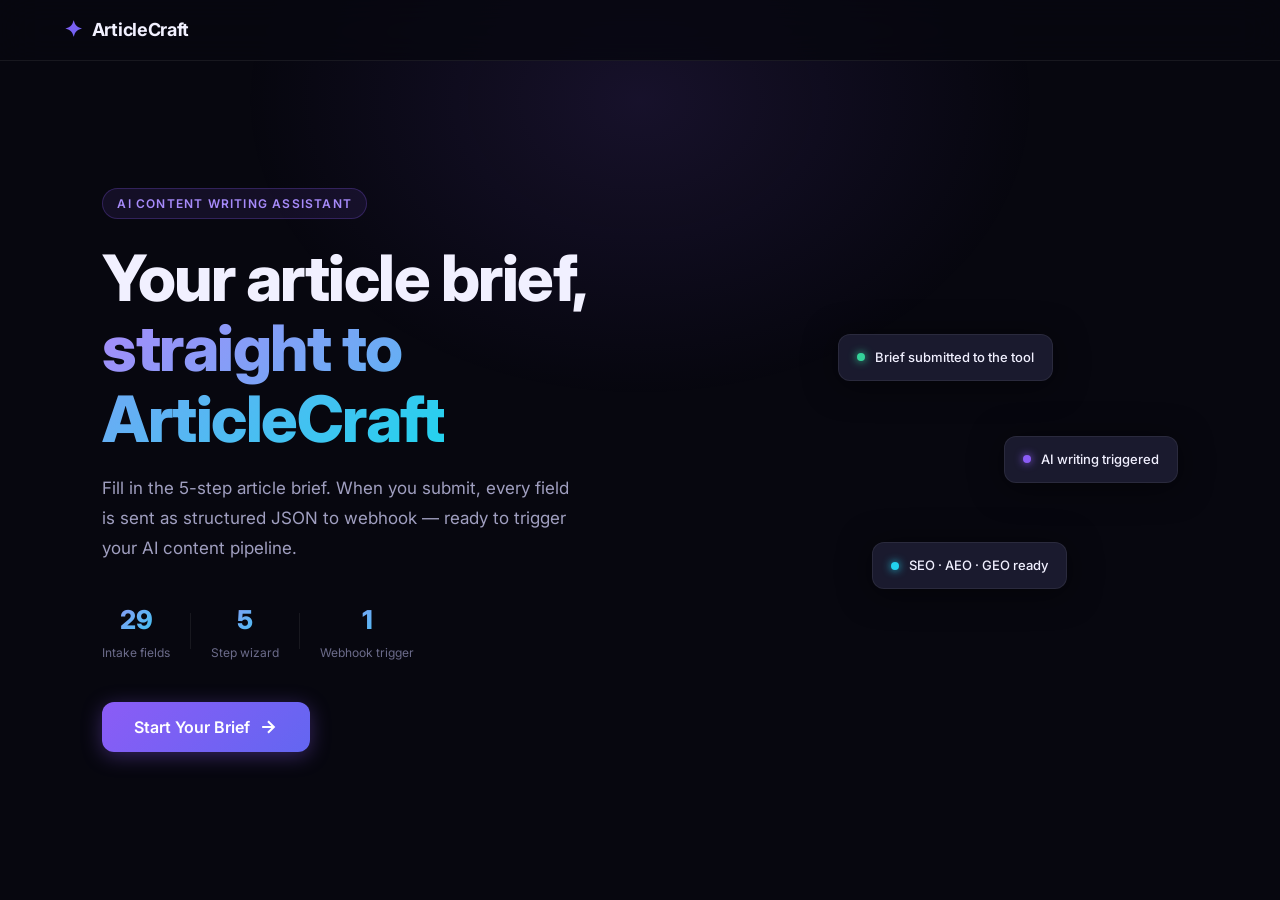
<file: index.html>
<!DOCTYPE html>
<html lang="en">

<head>
  <meta charset="UTF-8" />
  <meta name="viewport" content="width=device-width, initial-scale=1.0" />
  <title>ArticleCraft — Content Brief</title>
  <meta name="description" content="Fill in your article brief and send it straight to your n8n automation pipeline." />
  <link rel="preconnect" href="https://fonts.googleapis.com" />
  <link rel="preconnect" href="https://fonts.gstatic.com" crossorigin />
  <link
    href="https://fonts.googleapis.com/css2?family=Inter:wght@300;400;500;600;700;800&family=JetBrains+Mono:wght@400;500&display=swap"
    rel="stylesheet" />
  <link rel="stylesheet" href="style.css" />
  <style>
    .webhook-row {
      display: flex;
      gap: 10px;
      align-items: center;
    }

    .webhook-row .form-input {
      flex: 1;
      font-family: 'JetBrains Mono', monospace;
      font-size: 12.5px;
    }

    .char-counter {
      font-size: 11px;
      color: var(--text-3);
      text-align: right;
      margin-top: 4px;
    }

    .char-counter.warn {
      color: #f59e0b;
    }

    .char-counter.over {
      color: #ef4444;
    }

    .conditional-panel {
      margin-top: 12px;
      padding: 16px;
      background: rgba(139, 92, 246, 0.05);
      border: 1px solid rgba(139, 92, 246, 0.2);
      border-radius: var(--radius-sm);
      display: none;
    }

    .conditional-panel.visible {
      display: block;
    }

    .review-grid {
      display: grid;
      grid-template-columns: 1fr 1fr;
      gap: 10px;
      margin-bottom: 24px;
    }

    @media(max-width:560px) {
      .review-grid {
        grid-template-columns: 1fr;
      }
    }

    .review-item {
      background: var(--surface);
      border: 1px solid var(--border);
      border-radius: var(--radius-sm);
      padding: 12px 14px;
    }

    .review-label {
      font-size: 11px;
      font-weight: 600;
      letter-spacing: .07em;
      text-transform: uppercase;
      color: var(--text-3);
      margin-bottom: 4px;
    }

    .review-value {
      font-size: 13px;
      color: var(--text);
      word-break: break-word;
    }

    .review-value.empty {
      color: var(--text-3);
      font-style: italic;
    }

    .success-section {
      min-height: 100vh;
      display: flex;
      align-items: center;
      justify-content: center;
      padding: 100px 16px 60px;
    }

    .success-card {
      background: var(--surface);
      border: 1px solid var(--border);
      border-radius: var(--radius);
      padding: 48px 40px;
      max-width: 560px;
      width: 100%;
      text-align: center;
      box-shadow: var(--shadow);
    }

    .success-icon {
      width: 64px;
      height: 64px;
      background: rgba(52, 211, 153, 0.12);
      border: 1px solid rgba(52, 211, 153, 0.3);
      border-radius: 50%;
      display: flex;
      align-items: center;
      justify-content: center;
      margin: 0 auto 24px;
      font-size: 28px;
    }

    .success-card h2 {
      font-size: 26px;
      font-weight: 800;
      letter-spacing: -.5px;
      margin-bottom: 12px;
    }

    .success-card p {
      font-size: 14px;
      color: var(--text-2);
      line-height: 1.75;
      margin-bottom: 8px;
    }

    .success-detail {
      background: var(--bg-2);
      border: 1px solid var(--border);
      border-radius: var(--radius-sm);
      padding: 12px 16px;
      margin: 20px 0;
      font-size: 12.5px;
      color: var(--text-3);
      font-family: 'JetBrains Mono', monospace;
      text-align: left;
      word-break: break-all;
    }

    .success-actions {
      display: flex;
      gap: 12px;
      justify-content: center;
      margin-top: 28px;
      flex-wrap: wrap;
    }

    .error-banner {
      background: rgba(239, 68, 68, 0.1);
      border: 1px solid rgba(239, 68, 68, 0.35);
      border-radius: var(--radius-sm);
      padding: 12px 16px;
      font-size: 13px;
      color: #fca5a5;
      margin-bottom: 20px;
      display: none;
    }

    .error-banner.visible {
      display: block;
    }

    .req {
      color: #f87171;
      margin-left: 2px;
    }

    .btn-submit {
      width: 100%;
      padding: 14px;
      font-size: 15px;
      border-radius: var(--radius-sm);
      justify-content: center;
    }
  </style>
</head>

<body>

  <!-- ── HEADER ── -->
  <header class="site-header">
    <div class="header-inner">
      <div class="logo">
        <span class="logo-icon">✦</span>
        <span class="logo-text">ArticleCraft</span>
      </div>
    </div>
  </header>

  <!-- ── HERO ── -->
  <section class="hero" id="hero-section">
    <div class="hero-glow"></div>
    <div class="hero-content">
      <div class="hero-eyebrow">AI Content Writing Assistant</div>
      <h1 class="hero-title">Your article brief,<br /><span class="gradient-text">straight to ArticleCraft</span></h1>
      <p class="hero-subtitle">Fill in the 5-step article brief. When you submit, every field is sent as structured JSON
        to webhook — ready to trigger your AI content pipeline.</p>
      <div class="hero-stats">
        <div class="stat"><span class="stat-num">29</span><span class="stat-label">Intake fields</span></div>
        <div class="stat-div"></div>
        <div class="stat"><span class="stat-num">5</span><span class="stat-label">Step wizard</span></div>
        <div class="stat-div"></div>
        <div class="stat"><span class="stat-num">1</span><span class="stat-label">Webhook trigger</span></div>
      </div>
      <button class="btn-primary btn-xl" id="start-btn">
        Start Your Brief
        <svg width="20" height="20" viewBox="0 0 24 24" fill="none" stroke="currentColor" stroke-width="2.5">
          <path d="M5 12h14M12 5l7 7-7 7" />
        </svg>
      </button>
    </div>
    <div class="hero-visual">
      <div class="card-float card-float-1">
        <div class="cf-dot cf-dot-green"></div><span>Brief submitted to the tool</span>
      </div>
      <div class="card-float card-float-2">
        <div class="cf-dot cf-dot-purple"></div><span>AI writing triggered</span>
      </div>
      <div class="card-float card-float-3">
        <div class="cf-dot cf-dot-blue"></div><span>SEO · AEO · GEO ready</span>
      </div>
    </div>
  </section>

  <!-- ── WIZARD ── -->
  <main class="wizard-wrapper" id="wizard-wrapper" style="display:none;">

    <div class="progress-header">
      <div class="progress-steps" id="progress-steps"></div>
      <div class="progress-track">
        <div class="progress-fill" id="progress-fill"></div>
      </div>
    </div>

    <div class="wizard-body">

      <!-- STEP 1 -->
      <div class="step-panel" id="step-1">
        <h2 class="step-title">Article Brief</h2>
        <p class="step-desc">Tell me what this article is about, who it's for, and the type of content you need.</p>
        <div class="form-grid">
          <div class="form-group">
            <label class="form-label"><span class="label-num">1</span> Topic / Working Title <span
                class="req">*</span></label>
            <input type="text" class="form-input" id="f-topic"
              placeholder="e.g. The Best Hotels in Bali for Couples in 2026" />
          </div>
          <div class="form-grid-2">
            <div class="form-group">
              <label class="form-label"><span class="label-num">2</span> Primary Keyword <span
                  class="req">*</span></label>
              <input type="text" class="form-input" id="f-primary-keyword" placeholder="e.g. best hotels in bali" />
            </div>
            <div class="form-group">
              <label class="form-label"><span class="label-num">7</span> Target Word Count</label>
              <input type="text" class="form-input" id="f-word-count" placeholder="e.g. 2000 (leave blank = auto)" />
            </div>
          </div>
          <div class="form-group">
            <label class="form-label"><span class="label-num">3</span> Secondary Keywords / LSI Terms</label>
            <textarea class="form-textarea" id="f-secondary-keywords"
              placeholder="e.g. luxury resorts bali, where to stay in bali, bali accommodation guide"></textarea>
            <span class="form-hint">Comma-separated variations and supporting keywords to weave in.</span>
          </div>
          <div class="form-group">
            <label class="form-label"><span class="label-num">4</span> Target Audience</label>
            <textarea class="form-textarea" id="f-audience" rows="2"
              placeholder="e.g. Couples planning a honeymoon in Bali, budget: mid-range to luxury"></textarea>
          </div>
          <div class="form-group">
            <label class="form-label"><span class="label-num">5</span> Search Intent</label>
            <div class="radio-group" id="rg-intent">
              <label class="check-row" data-group="intent" data-value="informational"><input type="radio" name="intent"
                  value="informational" /><span class="radio-box"></span>Informational — learn something</label>
              <label class="check-row" data-group="intent" data-value="navigational"><input type="radio" name="intent"
                  value="navigational" /><span class="radio-box"></span>Navigational — find a specific thing</label>
              <label class="check-row" data-group="intent" data-value="commercial"><input type="radio" name="intent"
                  value="commercial" /><span class="radio-box"></span>Commercial — compare options before buying</label>
              <label class="check-row" data-group="intent" data-value="transactional"><input type="radio" name="intent"
                  value="transactional" /><span class="radio-box"></span>Transactional — ready to buy / book now</label>
            </div>
          </div>
          <div class="form-group">
            <label class="form-label"><span class="label-num">6</span> Article Type</label>
            <div class="radio-group" id="rg-article-type">
              <label class="check-row" data-group="article-type" data-value="pillar"><input type="radio"
                  name="article-type" value="pillar" /><span class="radio-box"></span>Pillar / Flagship — comprehensive,
                2000+ words</label>
              <label class="check-row" data-group="article-type" data-value="cluster"><input type="radio"
                  name="article-type" value="cluster" /><span class="radio-box"></span>Cluster / Supporting — focused
                subtopic, 800–1500 words</label>
              <label class="check-row" data-group="article-type" data-value="product"><input type="radio"
                  name="article-type" value="product" /><span class="radio-box"></span>Product or Service Page</label>
              <label class="check-row" data-group="article-type" data-value="listicle"><input type="radio"
                  name="article-type" value="listicle" /><span class="radio-box"></span>Listicle — "Top 10 / Best X for
                Y"</label>
              <label class="check-row" data-group="article-type" data-value="how-to"><input type="radio"
                  name="article-type" value="how-to" /><span class="radio-box"></span>How-To Guide</label>
              <label class="check-row" data-group="article-type" data-value="comparison"><input type="radio"
                  name="article-type" value="comparison" /><span class="radio-box"></span>Comparison — "X vs Y"</label>
              <label class="check-row" data-group="article-type" data-value="local-seo"><input type="radio"
                  name="article-type" value="local-seo" /><span class="radio-box"></span>Local SEO — city /
                region-specific</label>
            </div>
          </div>
        </div>
      </div>

      <!-- STEP 2 -->
      <div class="step-panel" id="step-2">
        <h2 class="step-title">Brand &amp; Tone</h2>
        <p class="step-desc">Define the voice, style, and brand context for this article.</p>
        <div class="form-grid">
          <div class="form-grid-2">
            <div class="form-group">
              <label class="form-label"><span class="label-num">8</span> Brand / Website Name</label>
              <input type="text" class="form-input" id="f-brand-name" placeholder="e.g. Wanderlust Hotels" />
            </div>
            <div class="form-group">
              <label class="form-label"><span class="label-num">9</span> Website URL</label>
              <input type="url" class="form-input" id="f-website-url" placeholder="https://yourbrand.com" />
            </div>
          </div>
          <div class="form-group">
            <label class="form-label"><span class="label-num">10</span> Brand Voice — select all that apply</label>
            <div class="tag-group" id="tg-voice">
              <span class="tag-chip" data-value="authoritative">Authoritative &amp; Expert</span>
              <span class="tag-chip" data-value="friendly">Friendly &amp; Conversational</span>
              <span class="tag-chip" data-value="professional">Professional &amp; Formal</span>
              <span class="tag-chip" data-value="casual">Casual &amp; Approachable</span>
              <span class="tag-chip" data-value="bold">Bold &amp; Direct</span>
              <span class="tag-chip" data-value="empathetic">Empathetic &amp; Supportive</span>
              <span class="tag-chip" data-value="inspirational">Inspirational</span>
            </div>
          </div>
          <div class="form-grid-2">
            <div class="form-group">
              <label class="form-label"><span class="label-num">11</span> Words / Phrases to Always Use</label>
              <textarea class="form-textarea" id="f-always-use" rows="3"
                placeholder="Brand-specific terms, product names, preferred language..."></textarea>
            </div>
            <div class="form-group">
              <label class="form-label"><span class="label-num">12</span> Words / Phrases to Never Use</label>
              <textarea class="form-textarea" id="f-never-use" rows="3"
                placeholder="Competitor names, off-brand terms, avoided language..."></textarea>
            </div>
          </div>
          <div class="form-group">
            <label class="form-label"><span class="label-num">13</span> Point of View</label>
            <div class="radio-group" id="rg-pov">
              <label class="check-row" data-group="pov" data-value="first-singular"><input type="radio" name="pov"
                  value="first-singular" /><span class="radio-box"></span>First person singular — "I visited, I
                recommend"</label>
              <label class="check-row" data-group="pov" data-value="first-plural"><input type="radio" name="pov"
                  value="first-plural" /><span class="radio-box"></span>First person plural — "We offer, our
                team"</label>
              <label class="check-row" data-group="pov" data-value="second"><input type="radio" name="pov"
                  value="second" /><span class="radio-box"></span>Second person — "You will find, your next
                step"</label>
              <label class="check-row" data-group="pov" data-value="third"><input type="radio" name="pov"
                  value="third" /><span class="radio-box"></span>Third person — "Travelers can expect, guests will
                find"</label>
            </div>
          </div>
        </div>
      </div>

      <!-- STEP 3 -->
      <div class="step-panel" id="step-3">
        <h2 class="step-title">SEO &amp; Linking</h2>
        <p class="step-desc">Provide any SEO metadata, linking context, and competitor references you want the article
          to target.</p>
        <div class="form-grid">
          <div class="form-grid-2">
            <div class="form-group">
              <label class="form-label"><span class="label-num">14</span> Target URL / Slug</label>
              <input type="text" class="form-input" id="f-url-slug" placeholder="/best-hotels-bali" />
              <span class="form-hint">Leave blank — I'll suggest one.</span>
            </div>
            <div class="form-group">
              <label class="form-label"><span class="label-num">15</span> Meta Title</label>
              <input type="text" class="form-input" id="f-meta-title" placeholder="Max 60 characters" maxlength="80"
                oninput="countChars(this,'counter-meta-title',60)" />
              <div class="char-counter" id="counter-meta-title">0 / 60</div>
              <span class="form-hint">Leave blank — I'll write one.</span>
            </div>
          </div>
          <div class="form-group">
            <label class="form-label"><span class="label-num">16</span> Meta Description</label>
            <textarea class="form-textarea" id="f-meta-desc" rows="2"
              placeholder="150–160 character answer-first summary..." maxlength="200"
              oninput="countChars(this,'counter-meta-desc',160)"></textarea>
            <div class="char-counter" id="counter-meta-desc">0 / 160</div>
            <span class="form-hint">Leave blank — I'll write one from the hero answer block.</span>
          </div>
          <div class="form-group">
            <label class="form-label"><span class="label-num">17</span> Sitemap / Existing Pages for Internal
              Linking</label>
            <textarea class="form-textarea" id="f-sitemap" rows="4"
              placeholder="https://yoursite.com/sitemap.xml&#10;&#10;or list page titles + URLs:&#10;/bali-travel-guide — Bali Travel Guide&#10;/things-to-do-bali — Things to Do in Bali"></textarea>
            <span class="form-hint">Write "no sitemap" if unavailable — I'll use [INTERNAL LINK: topic] placeholders
              instead.</span>
          </div>
          <div class="form-group">
            <label class="form-label"><span class="label-num">18</span> External Sources to Cite or Avoid</label>
            <textarea class="form-textarea" id="f-external-sources" rows="3"
              placeholder="Cite: WHO.int, Statista, Harvard Business Review&#10;Avoid: competitor-site.com"></textarea>
          </div>
          <div class="form-group">
            <label class="form-label"><span class="label-num">19</span> Competitor Articles to Outperform</label>
            <textarea class="form-textarea" id="f-competitors" rows="3"
              placeholder="https://competitor.com/bali-hotels&#10;https://other-site.com/best-bali-resorts"></textarea>
            <span class="form-hint">Paste 1–3 competitor URLs that rank for your primary keyword.</span>
          </div>
        </div>
      </div>

      <!-- STEP 4 -->
      <div class="step-panel" id="step-4">
        <h2 class="step-title">Content Specifics</h2>
        <p class="step-desc">Give me the details that make this article unique — what to cover, what to avoid, your
          angle, and your CTAs.</p>
        <div class="form-grid">
          <div class="form-grid-2">
            <div class="form-group">
              <label class="form-label"><span class="label-num">20</span> Key Points to Cover</label>
              <textarea class="form-textarea" id="f-cover" rows="4"
                placeholder="Sections, arguments, or information that must appear..."></textarea>
            </div>
            <div class="form-group">
              <label class="form-label"><span class="label-num">21</span> Key Points to Avoid</label>
              <textarea class="form-textarea" id="f-avoid" rows="4"
                placeholder="Outdated info, sensitive topics, off-topic sections..."></textarea>
            </div>
          </div>
          <div class="form-group">
            <label class="form-label"><span class="label-num">22</span> Unique Angle / Point of Difference</label>
            <textarea class="form-textarea" id="f-unique-angle" rows="3"
              placeholder="e.g. Written by a local expert with 10+ years in Bali hospitality, includes 2026 pricing data from our own research..."></textarea>
            <span class="form-hint">What makes this article better than every other result on this topic?</span>
          </div>
          <div class="form-group">
            <label class="form-label"><span class="label-num">23</span> Real Data / Stats to Include</label>
            <textarea class="form-textarea" id="f-real-data" rows="3"
              placeholder="Proprietary data, case studies, research, or statistics from your brand..."></textarea>
          </div>
          <div class="form-group">
            <label class="form-label"><span class="label-num">24</span> Call to Action (CTA)</label>
            <input type="text" class="form-input" id="f-cta-text"
              placeholder="e.g. Book a free consultation, Browse our packages, Subscribe" style="margin-bottom:10px;" />
            <label class="form-label" style="font-weight:500;font-size:12px;color:var(--text-3);">CTA Placement — select
              all that apply</label>
            <div class="tag-group" id="tg-cta">
              <span class="tag-chip" data-value="top">Top</span>
              <span class="tag-chip" data-value="middle">Middle</span>
              <span class="tag-chip" data-value="end">End</span>
            </div>
          </div>
          <div class="form-group">
            <label class="form-label"><span class="label-num">25</span> FAQs to Include</label>
            <textarea class="form-textarea" id="f-faqs" rows="4"
              placeholder="List specific FAQ questions you want included.&#10;Leave blank — I'll generate 5+ from People Also Ask patterns for your keyword."></textarea>
          </div>
          <div class="form-group">
            <label class="form-label"><span class="label-num">26</span> Images / Media Notes</label>
            <textarea class="form-textarea" id="f-media" rows="2"
              placeholder="Image suggestions, alt text notes, embedded YouTube video URLs..."></textarea>
          </div>
        </div>
      </div>

      <!-- STEP 5 -->
      <div class="step-panel" id="step-5">
        <h2 class="step-title">Final Settings</h2>
        <p class="step-desc">Last few options, then we'll send your complete brief to n8n.</p>
        <div class="form-grid">
          <div class="form-group">
            <label class="form-label"><span class="label-num">27</span> Include Schema Markup? (JSON-LD)</label>
            <div class="radio-group" id="rg-schema">
              <label class="check-row" data-group="schema" data-value="yes"><input type="radio" name="schema"
                  value="yes" /><span class="radio-box"></span>Yes — include FAQPage, Article, and HowTo JSON-LD</label>
              <label class="check-row" data-group="schema" data-value="no"><input type="radio" name="schema"
                  value="no" /><span class="radio-box"></span>No — skip schema</label>
            </div>
          </div>
          <div class="form-group">
            <label class="form-label"><span class="label-num">28</span> Updating an Existing Article?</label>
            <div class="radio-group" id="rg-updating">
              <label class="check-row" data-group="updating" data-value="no"><input type="radio" name="updating"
                  value="no" /><span class="radio-box"></span>No — this is a new article</label>
              <label class="check-row" data-group="updating" data-value="yes"><input type="radio" name="updating"
                  value="yes" /><span class="radio-box"></span>Yes — I'm updating / replacing an existing
                article</label>
            </div>
            <div class="conditional-panel" id="panel-existing-article">
              <div class="form-group">
                <label class="form-label" style="font-size:12px;">Existing Article URL or Content</label>
                <textarea class="form-textarea" id="f-existing-article" rows="4"
                  placeholder="Paste the URL or the full existing article content here..."></textarea>
              </div>
            </div>
          </div>
          <div class="form-group">
            <label class="form-label"><span class="label-num">29</span> Any Other Instructions?</label>
            <textarea class="form-textarea" id="f-other" rows="3"
              placeholder="Anything else the AI should know before writing..."></textarea>
          </div>
          <div class="form-group" style="margin-top:8px;">
            <div style="padding:1px 0 12px;">
              <div class="form-section-title">Brief Summary</div>
            </div>
            <div class="review-grid" id="review-grid"></div>
          </div>
          <div class="error-banner" id="submit-error"></div>
          <button class="btn-primary btn-submit" id="submit-btn">
            <svg width="18" height="18" viewBox="0 0 24 24" fill="none" stroke="currentColor" stroke-width="2.5">
              <path d="M22 2L11 13M22 2l-7 19-4-8-8-4 19-7z" />
            </svg>
            Send Brief to n8n
          </button>
        </div>
      </div>

    </div><!-- /wizard-body -->

    <div class="wizard-nav">
      <button class="btn-ghost" id="prev-btn">
        <svg width="18" height="18" viewBox="0 0 24 24" fill="none" stroke="currentColor" stroke-width="2.5">
          <path d="M19 12H5M12 19l-7-7 7-7" />
        </svg>
        Back
      </button>
      <div class="nav-info" id="nav-info">Step 1 of 5</div>
      <button class="btn-primary" id="next-btn">
        Next Step
        <svg width="18" height="18" viewBox="0 0 24 24" fill="none" stroke="currentColor" stroke-width="2.5">
          <path d="M5 12h14M12 5l7 7-7 7" />
        </svg>
      </button>
    </div>

  </main>

  <!-- ── SUCCESS ── -->
  <section class="success-section" id="success-section" style="display:none;">
    <div class="success-card">
      <div class="success-icon">✓</div>
      <h2>Brief Sent!</h2>
      <p>Your article brief has been delivered to your n8n webhook. The automation pipeline should now be running.</p>
      <div class="success-detail" id="success-webhook-url"></div>
      <p style="font-size:13px;color:var(--text-3);">Check your n8n execution log to track progress.</p>
      <div class="success-actions">
        <button class="btn-primary" id="new-brief-btn">
          <svg width="16" height="16" viewBox="0 0 24 24" fill="none" stroke="currentColor" stroke-width="2.5">
            <path d="M12 5v14M5 12h14" />
          </svg>
          New Brief
        </button>
        <button class="btn-ghost" id="view-payload-btn">View Submitted JSON</button>
      </div>
      <div id="payload-viewer" style="display:none;margin-top:20px;text-align:left;">
        <div class="output-prompt-box">
          <div class="prompt-label">Submitted Payload <button class="copy-inline-btn" id="copy-payload-btn">Copy
              JSON</button></div>
          <pre class="prompt-content" id="payload-display" style="max-height:320px;"></pre>
        </div>
      </div>
    </div>
  </section>

  <!-- ── LOADING ── -->
  <div class="loading-overlay" id="loading-overlay" style="display:none;">
    <div class="spinner"></div>
    <h3 id="loading-title">Sending to n8n...</h3>
    <p id="loading-subtitle">Posting your brief to the webhook. Please wait.</p>
  </div>


  <div class="toast" id="toast"></div>

  <script>
    const WEBHOOK_URL = 'https://n8n.fueops.com/webhook/content-writing';

    let currentStep = 1;
    const TOTAL_STEPS = 5;
    let lastPayload = null;

    const STEPS_META = [
      { label: 'Article Brief' },
      { label: 'Brand & Tone' },
      { label: 'SEO & Linking' },
      { label: 'Content Specifics' },
      { label: 'Final Settings' },
    ];

    document.addEventListener('DOMContentLoaded', () => {
      buildProgressSteps();
      bindRadioGroups();
      bindTagGroups();
      bindConditionals();
      document.getElementById('start-btn').addEventListener('click', startWizard);
      document.getElementById('prev-btn').addEventListener('click', prevStep);
      document.getElementById('next-btn').addEventListener('click', nextStep);
      document.getElementById('submit-btn').addEventListener('click', handleSubmit);
      document.getElementById('new-brief-btn').addEventListener('click', resetAll);
      document.getElementById('view-payload-btn').addEventListener('click', togglePayload);
      document.getElementById('copy-payload-btn').addEventListener('click', copyPayload);
    });

    function buildProgressSteps() {
      document.getElementById('progress-steps').innerHTML = STEPS_META.map((s, i) => `
      <div class="progress-step" id="ps-${i + 1}">
        <div class="step-num">${i + 1}</div>
        <span class="step-label">${s.label}</span>
      </div>`).join('');
    }

    function updateProgress() {
      document.getElementById('progress-fill').style.width = ((currentStep - 1) / (TOTAL_STEPS - 1) * 100) + '%';
      document.getElementById('nav-info').textContent = `Step ${currentStep} of ${TOTAL_STEPS}`;
      document.getElementById('prev-btn').style.visibility = currentStep === 1 ? 'hidden' : 'visible';
      const nb = document.getElementById('next-btn'), sb = document.getElementById('submit-btn');
      nb.style.display = currentStep === TOTAL_STEPS ? 'none' : 'inline-flex';
      sb.style.display = currentStep === TOTAL_STEPS ? 'inline-flex' : 'none';
      for (let i = 1; i <= TOTAL_STEPS; i++) {
        const el = document.getElementById(`ps-${i}`);
        el.classList.remove('active', 'done');
        if (i < currentStep) el.classList.add('done');
        else if (i === currentStep) el.classList.add('active');
      }
      document.querySelectorAll('.step-panel').forEach(p => p.classList.remove('active'));
      document.getElementById(`step-${currentStep}`).classList.add('active');
      if (currentStep === TOTAL_STEPS) renderReview();
    }

    function startWizard() {
      document.getElementById('hero-section').style.display = 'none';
      document.getElementById('wizard-wrapper').style.display = 'block';
      currentStep = 1; updateProgress();
      window.scrollTo({ top: 0, behavior: 'smooth' });
    }

    function prevStep() {
      if (currentStep > 1) { currentStep--; updateProgress(); window.scrollTo({ top: 0, behavior: 'smooth' }); }
    }

    function nextStep() {
      if (!validateStep(currentStep)) return;
      if (currentStep < TOTAL_STEPS) { currentStep++; updateProgress(); window.scrollTo({ top: 0, behavior: 'smooth' }); }
    }

    function validateStep(step) {
      if (step === 1) {
        const topic = document.getElementById('f-topic').value.trim();
        const kw = document.getElementById('f-primary-keyword').value.trim();
        if (!topic) { shake('f-topic'); showToast('Please enter a topic or working title.', 'error'); return false; }
        if (!kw) { shake('f-primary-keyword'); showToast('Primary keyword is required.', 'error'); return false; }
      }
      return true;
    }

    function bindRadioGroups() {
      document.querySelectorAll('.check-row[data-group]').forEach(row => {
        row.addEventListener('click', () => {
          const group = row.dataset.group;
          if (row.querySelector('input[type="radio"]'))
            document.querySelectorAll(`.check-row[data-group="${group}"]`).forEach(r => r.classList.remove('selected'));
          row.classList.toggle('selected');
          const input = row.querySelector('input');
          if (input) input.checked = row.classList.contains('selected');
        });
      });
    }

    function bindTagGroups() {
      document.querySelectorAll('.tag-chip').forEach(chip => {
        chip.addEventListener('click', () => chip.classList.toggle('selected'));
      });
    }

    function bindConditionals() {
      document.querySelectorAll('.check-row[data-group="updating"]').forEach(row => {
        row.addEventListener('click', () => {
          const val = document.querySelector('.check-row[data-group="updating"].selected');
          document.getElementById('panel-existing-article').classList.toggle('visible', val && val.dataset.value === 'yes');
        });
      });
    }

    function renderReview() {
      const data = collectFormData();
      const fields = [
        { label: 'Topic', val: data.topic },
        { label: 'Primary Keyword', val: data.primary_keyword },
        { label: 'Article Type', val: data.article_type },
        { label: 'Search Intent', val: data.search_intent },
        { label: 'Word Count', val: data.word_count || 'Auto' },
        { label: 'Brand', val: data.brand_name || '—' },
        { label: 'Point of View', val: data.point_of_view || '—' },
        { label: 'Brand Voice', val: data.brand_voice.length ? data.brand_voice.join(', ') : '—' },
      ];
      document.getElementById('review-grid').innerHTML = fields.map(f => `
      <div class="review-item">
        <div class="review-label">${f.label}</div>
        <div class="review-value ${f.val === '—' ? 'empty' : ''}">${f.val || '<span class="empty">not set</span>'}</div>
      </div>`).join('');
    }

    function collectFormData() {
      const radio = g => { const s = document.querySelector(`.check-row[data-group="${g}"].selected`); return s ? s.dataset.value : ''; };
      const tags = id => [...document.querySelectorAll(`#${id} .tag-chip.selected`)].map(c => c.dataset.value);
      return {
        topic: document.getElementById('f-topic').value.trim(),
        primary_keyword: document.getElementById('f-primary-keyword').value.trim(),
        secondary_keywords: document.getElementById('f-secondary-keywords').value.trim(),
        target_audience: document.getElementById('f-audience').value.trim(),
        search_intent: radio('intent'),
        article_type: radio('article-type'),
        word_count: document.getElementById('f-word-count').value.trim(),
        brand_name: document.getElementById('f-brand-name').value.trim(),
        website_url: document.getElementById('f-website-url').value.trim(),
        brand_voice: tags('tg-voice'),
        always_use: document.getElementById('f-always-use').value.trim(),
        never_use: document.getElementById('f-never-use').value.trim(),
        point_of_view: radio('pov'),
        url_slug: document.getElementById('f-url-slug').value.trim(),
        meta_title: document.getElementById('f-meta-title').value.trim(),
        meta_description: document.getElementById('f-meta-desc').value.trim(),
        sitemap: document.getElementById('f-sitemap').value.trim(),
        external_sources: document.getElementById('f-external-sources').value.trim(),
        competitor_urls: document.getElementById('f-competitors').value.trim(),
        key_points_cover: document.getElementById('f-cover').value.trim(),
        key_points_avoid: document.getElementById('f-avoid').value.trim(),
        unique_angle: document.getElementById('f-unique-angle').value.trim(),
        real_data: document.getElementById('f-real-data').value.trim(),
        cta_text: document.getElementById('f-cta-text').value.trim(),
        cta_placement: tags('tg-cta'),
        faqs: document.getElementById('f-faqs').value.trim(),
        media_notes: document.getElementById('f-media').value.trim(),
        include_schema: radio('schema') !== 'no',
        updating_existing: radio('updating') === 'yes',
        existing_article: document.getElementById('f-existing-article').value.trim(),
        other_instructions: document.getElementById('f-other').value.trim(),
        submitted_at: new Date().toISOString(),
      };
    }

    async function handleSubmit() {
      const errorBanner = document.getElementById('submit-error');
      errorBanner.classList.remove('visible');

      if (!document.getElementById('f-topic').value.trim() || !document.getElementById('f-primary-keyword').value.trim()) {
        errorBanner.textContent = 'Topic and Primary Keyword are required (Step 1).';
        errorBanner.classList.add('visible'); return;
      }

      const payload = collectFormData();
      lastPayload = payload;

      const overlay = document.getElementById('loading-overlay');
      const loadTitle = document.getElementById('loading-title');
      const loadSub = document.getElementById('loading-subtitle');
      overlay.style.display = 'flex';
      loadTitle.textContent = 'Sending brief to n8n...';
      loadSub.textContent = 'Connecting to your automation pipeline.';

      const stages = [
        [4000, 'Writing your article...', 'AI is generating SEO/AEO/GEO structure. This takes 1-2 minutes.'],
        [30000, 'Still writing...', 'Building headings, answer blocks, FAQ section, and schema markup.'],
        [60000, 'Humanizing...', 'Running the humanization pass. Almost done.'],
        [90000, 'Finalizing...', 'Formatting the final article for result.html.'],
      ];
      const stageTimers = stages.map(([d, t, s]) =>
        setTimeout(() => { loadTitle.textContent = t; loadSub.textContent = s; }, d)
      );

      const controller = new AbortController();
      const timeoutId = setTimeout(() => controller.abort(), 300000);

      try {
        // ── CORS FIX: no Content-Type header → browser sends text/plain (simple
        //    request, no preflight OPTIONS). n8n still receives the full JSON body.
        const response = await fetch(WEBHOOK_URL, {
          method: 'POST',
          body: JSON.stringify(payload),
          signal: controller.signal,
        });

        clearTimeout(timeoutId);
        stageTimers.forEach(clearTimeout);
        overlay.style.display = 'none';

        if (response.ok || response.status === 200) {
          let articleData = null;
          try { articleData = await response.json(); } catch (_) { }
          if (articleData && (articleData.article || articleData.output)) {
            localStorage.setItem('articlecraft_result', JSON.stringify(articleData));
            window.location.href = 'result.html';
          } else {
            showSuccess();
          }
        } else {
          const text = await response.text().catch(() => '');
          errorBanner.textContent = 'n8n returned ' + response.status + (text ? ': ' + text.slice(0, 160) : '') + '. Check your workflow is activated and try again.';
          errorBanner.classList.add('visible');
        }
      } catch (err) {
        clearTimeout(timeoutId);
        stageTimers.forEach(clearTimeout);
        overlay.style.display = 'none';
        if (err.name === 'AbortError') {
          errorBanner.textContent = 'Request timed out after 5 minutes. Check the n8n execution log — the workflow may still be running.';
        } else {
          errorBanner.textContent = 'Could not reach the automation server: ' + err.message + '. Make sure the n8n workflow is Activated.';
        }
        errorBanner.classList.add('visible');
      }
    }

    function showSuccess() {
      document.getElementById('wizard-wrapper').style.display = 'none';
      document.getElementById('success-section').style.display = 'flex';
      document.getElementById('success-webhook-url').textContent = WEBHOOK_URL;
      document.getElementById('payload-display').textContent = JSON.stringify(lastPayload, null, 2);
      window.scrollTo({ top: 0, behavior: 'smooth' });
    }

    function togglePayload() {
      const v = document.getElementById('payload-viewer'), b = document.getElementById('view-payload-btn');
      const vis = v.style.display !== 'none';
      v.style.display = vis ? 'none' : 'block';
      b.textContent = vis ? 'View Submitted JSON' : 'Hide JSON';
    }

    function copyPayload() {
      const btn = document.getElementById('copy-payload-btn');
      navigator.clipboard.writeText(JSON.stringify(lastPayload, null, 2)).then(() => {
        btn.textContent = 'Copied!'; btn.classList.add('copied');
        setTimeout(() => { btn.textContent = 'Copy JSON'; btn.classList.remove('copied'); }, 2000);
      });
    }

    function resetAll() {
      document.getElementById('success-section').style.display = 'none';
      document.getElementById('payload-viewer').style.display = 'none';
      document.getElementById('hero-section').style.display = 'flex';
      document.querySelectorAll('.form-input, .form-textarea').forEach(el => el.value = '');
      document.querySelectorAll('.check-row.selected').forEach(el => el.classList.remove('selected'));
      document.querySelectorAll('.tag-chip.selected').forEach(el => el.classList.remove('selected'));
      document.querySelectorAll('.conditional-panel').forEach(el => el.classList.remove('visible'));
      document.getElementById('submit-error').classList.remove('visible');
      document.querySelectorAll('.char-counter').forEach(el => { el.textContent = '0 / ' + (el.id.includes('title') ? '60' : '160'); el.className = 'char-counter'; });
      lastPayload = null; currentStep = 1;
      window.scrollTo({ top: 0, behavior: 'smooth' });
    }


    function countChars(el, counterId, max) {
      const len = el.value.length, counter = document.getElementById(counterId);
      counter.textContent = `${len} / ${max}`;
      counter.className = 'char-counter' + (len > max ? ' over' : len > max * 0.85 ? ' warn' : '');
    }

    function showToast(msg, type = 'success') {
      const t = document.getElementById('toast');
      t.textContent = msg;
      t.style.background = type === 'error' ? '#ef4444' : 'var(--green)';
      t.style.color = '#fff';
      t.classList.add('show');
      setTimeout(() => t.classList.remove('show'), 3000);
    }

    function shake(id) {
      const el = document.getElementById(id); if (!el) return;
      el.style.borderColor = '#ef4444';
      el.style.boxShadow = '0 0 0 3px rgba(239,68,68,0.18)';
      setTimeout(() => { el.style.borderColor = ''; el.style.boxShadow = ''; }, 2000);
    }
  </script>
</body>

</html>
</file>
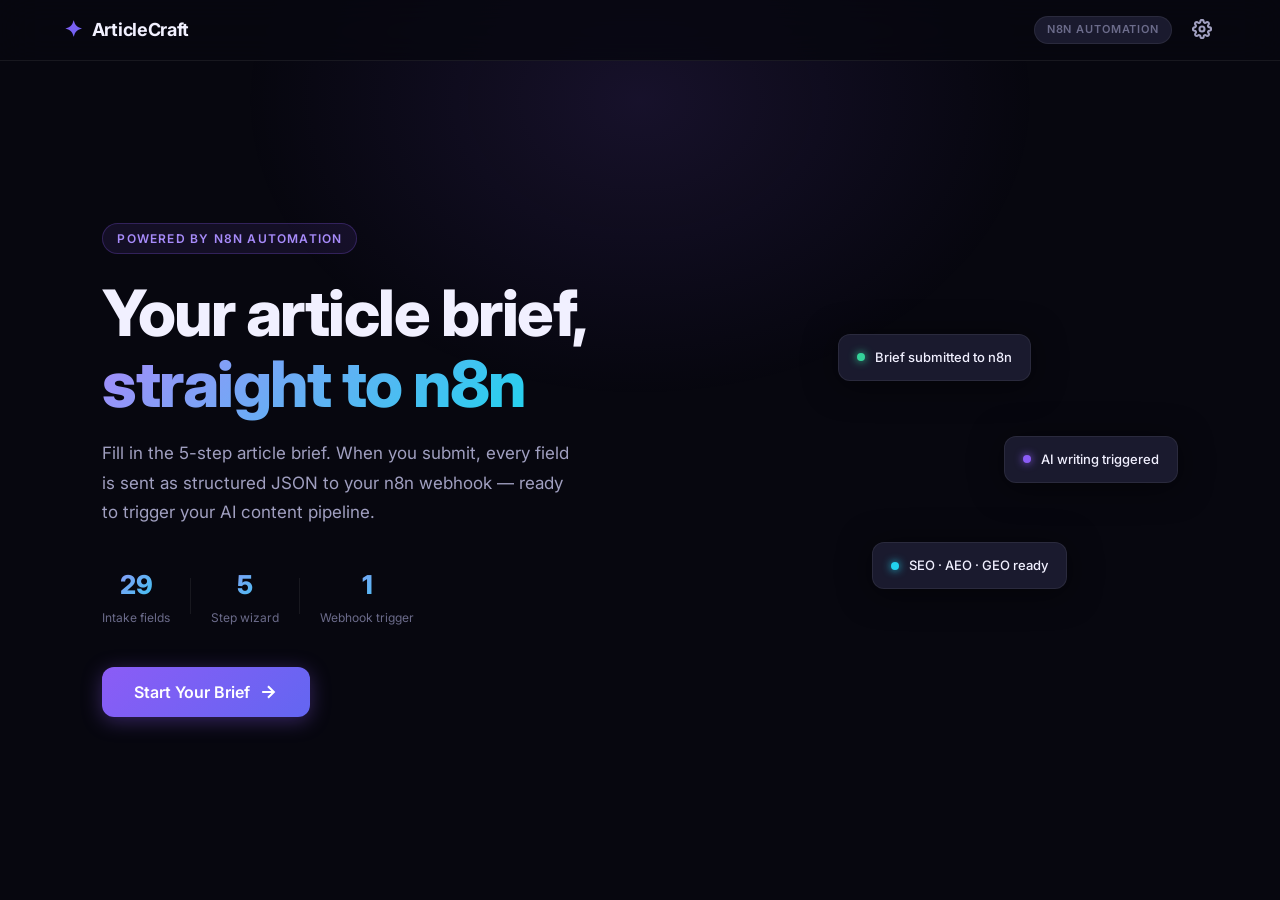
<file: intake.html>
<!DOCTYPE html>
<html lang="en">
<head>
  <meta charset="UTF-8" />
  <meta name="viewport" content="width=device-width, initial-scale=1.0" />
  <title>ArticleCraft — Content Brief</title>
  <meta name="description" content="Fill in your article brief and send it straight to your n8n automation pipeline." />
  <link rel="preconnect" href="https://fonts.googleapis.com" />
  <link rel="preconnect" href="https://fonts.gstatic.com" crossorigin />
  <link href="https://fonts.googleapis.com/css2?family=Inter:wght@300;400;500;600;700;800&family=JetBrains+Mono:wght@400;500&display=swap" rel="stylesheet" />
  <link rel="stylesheet" href="style.css" />
  <style>
    /* ── Webhook input row ── */
    .webhook-row {
      display: flex;
      gap: 10px;
      align-items: center;
    }
    .webhook-row .form-input { flex: 1; font-family: 'JetBrains Mono', monospace; font-size: 12.5px; }

    /* ── Char counter ── */
    .char-counter {
      font-size: 11px;
      color: var(--text-3);
      text-align: right;
      margin-top: 4px;
    }
    .char-counter.warn { color: #f59e0b; }
    .char-counter.over  { color: #ef4444; }

    /* ── Conditional panel ── */
    .conditional-panel {
      margin-top: 12px;
      padding: 16px;
      background: rgba(139,92,246,0.05);
      border: 1px solid rgba(139,92,246,0.2);
      border-radius: var(--radius-sm);
      display: none;
    }
    .conditional-panel.visible { display: block; }

    /* ── Review summary ── */
    .review-grid {
      display: grid;
      grid-template-columns: 1fr 1fr;
      gap: 10px;
      margin-bottom: 24px;
    }
    @media(max-width:560px) { .review-grid { grid-template-columns: 1fr; } }
    .review-item {
      background: var(--surface);
      border: 1px solid var(--border);
      border-radius: var(--radius-sm);
      padding: 12px 14px;
    }
    .review-label {
      font-size: 11px;
      font-weight: 600;
      letter-spacing: 0.07em;
      text-transform: uppercase;
      color: var(--text-3);
      margin-bottom: 4px;
    }
    .review-value {
      font-size: 13px;
      color: var(--text);
      word-break: break-word;
    }
    .review-value.empty { color: var(--text-3); font-style: italic; }

    /* ── Success state ── */
    .success-section {
      min-height: 100vh;
      display: flex;
      align-items: center;
      justify-content: center;
      padding: 100px 16px 60px;
    }
    .success-card {
      background: var(--surface);
      border: 1px solid var(--border);
      border-radius: var(--radius);
      padding: 48px 40px;
      max-width: 560px;
      width: 100%;
      text-align: center;
      box-shadow: var(--shadow);
    }
    .success-icon {
      width: 64px; height: 64px;
      background: rgba(52,211,153,0.12);
      border: 1px solid rgba(52,211,153,0.3);
      border-radius: 50%;
      display: flex;
      align-items: center;
      justify-content: center;
      margin: 0 auto 24px;
      font-size: 28px;
    }
    .success-card h2 {
      font-size: 26px;
      font-weight: 800;
      letter-spacing: -0.5px;
      margin-bottom: 12px;
    }
    .success-card p {
      font-size: 14px;
      color: var(--text-2);
      line-height: 1.75;
      margin-bottom: 8px;
    }
    .success-detail {
      background: var(--bg-2);
      border: 1px solid var(--border);
      border-radius: var(--radius-sm);
      padding: 12px 16px;
      margin: 20px 0;
      font-size: 12.5px;
      color: var(--text-3);
      font-family: 'JetBrains Mono', monospace;
      text-align: left;
      word-break: break-all;
    }
    .success-actions {
      display: flex;
      gap: 12px;
      justify-content: center;
      margin-top: 28px;
      flex-wrap: wrap;
    }

    /* ── Error banner ── */
    .error-banner {
      background: rgba(239,68,68,0.1);
      border: 1px solid rgba(239,68,68,0.35);
      border-radius: var(--radius-sm);
      padding: 12px 16px;
      font-size: 13px;
      color: #fca5a5;
      margin-bottom: 20px;
      display: none;
    }
    .error-banner.visible { display: block; }

    /* ── Required star ── */
    .req { color: #f87171; margin-left: 2px; }

    /* ── Submit button full-width ── */
    .btn-submit {
      width: 100%;
      padding: 14px;
      font-size: 15px;
      border-radius: var(--radius-sm);
      justify-content: center;
    }
  </style>
</head>
<body>

  <!-- ── HEADER ── -->
  <header class="site-header">
    <div class="header-inner">
      <div class="logo">
        <span class="logo-icon">✦</span>
        <span class="logo-text">ArticleCraft</span>
      </div>
      <div style="display:flex; align-items:center; gap:16px;">
        <div class="header-badge">n8n Automation</div>
        <button class="settings-btn" id="open-settings-btn" aria-label="Settings" title="Webhook Settings"
          style="background:none; border:none; color:var(--text-2); cursor:pointer; padding:4px;">
          <svg width="20" height="20" viewBox="0 0 24 24" fill="none" stroke="currentColor" stroke-width="2.5">
            <circle cx="12" cy="12" r="3"/>
            <path d="M19.4 15a1.65 1.65 0 00.33 1.82l.06.06a2 2 0 010 2.83 2 2 0 01-2.83 0l-.06-.06a1.65 1.65 0 00-1.82-.33 1.65 1.65 0 00-1 1.51V21a2 2 0 01-2 2 2 2 0 01-2-2v-.09A1.65 1.65 0 009 19.4a1.65 1.65 0 00-1.82.33l-.06.06a2 2 0 01-2.83 0 2 2 0 010-2.83l.06-.06a1.65 1.65 0 00.33-1.82 1.65 1.65 0 00-1.51-1H3a2 2 0 01-2-2 2 2 0 012-2h.09A1.65 1.65 0 004.6 9a1.65 1.65 0 00-.33-1.82l-.06-.06a2 2 0 010-2.83 2 2 0 012.83 0l.06.06a1.65 1.65 0 001.82.33H9a1.65 1.65 0 001-1.51V3a2 2 0 012-2 2 2 0 012 2v.09a1.65 1.65 0 001 1.51 1.65 1.65 0 001.82-.33l.06-.06a2 2 0 012.83 0 2 2 0 010 2.83l-.06.06a1.65 1.65 0 00-.33 1.82V9a1.65 1.65 0 001.51 1H21a2 2 0 012 2 2 2 0 01-2 2h-.09a1.65 1.65 0 00-1.51 1z"/>
          </svg>
        </button>
      </div>
    </div>
  </header>

  <!-- ── HERO ── -->
  <section class="hero" id="hero-section">
    <div class="hero-glow"></div>
    <div class="hero-content">
      <div class="hero-eyebrow">Powered by n8n automation</div>
      <h1 class="hero-title">Your article brief,<br /><span class="gradient-text">straight to n8n</span></h1>
      <p class="hero-subtitle">Fill in the 5-step article brief. When you submit, every field is sent as structured JSON to your n8n webhook — ready to trigger your AI content pipeline.</p>
      <div class="hero-stats">
        <div class="stat"><span class="stat-num">29</span><span class="stat-label">Intake fields</span></div>
        <div class="stat-div"></div>
        <div class="stat"><span class="stat-num">5</span><span class="stat-label">Step wizard</span></div>
        <div class="stat-div"></div>
        <div class="stat"><span class="stat-num">1</span><span class="stat-label">Webhook trigger</span></div>
      </div>
      <button class="btn-primary btn-xl" id="start-btn">
        Start Your Brief
        <svg width="20" height="20" viewBox="0 0 24 24" fill="none" stroke="currentColor" stroke-width="2.5">
          <path d="M5 12h14M12 5l7 7-7 7"/>
        </svg>
      </button>
    </div>
    <div class="hero-visual">
      <div class="card-float card-float-1">
        <div class="cf-dot cf-dot-green"></div>
        <span>Brief submitted to n8n</span>
      </div>
      <div class="card-float card-float-2">
        <div class="cf-dot cf-dot-purple"></div>
        <span>AI writing triggered</span>
      </div>
      <div class="card-float card-float-3">
        <div class="cf-dot cf-dot-blue"></div>
        <span>SEO · AEO · GEO ready</span>
      </div>
    </div>
  </section>

  <!-- ── WIZARD ── -->
  <main class="wizard-wrapper" id="wizard-wrapper" style="display:none;">

    <div class="progress-header">
      <div class="progress-steps" id="progress-steps"></div>
      <div class="progress-track">
        <div class="progress-fill" id="progress-fill"></div>
      </div>
    </div>

    <div class="wizard-body">

      <!-- ── STEP 1: Article Brief ── -->
      <div class="step-panel" id="step-1">
        <h2 class="step-title">Article Brief</h2>
        <p class="step-desc">Tell me what this article is about, who it's for, and the type of content you need.</p>
        <div class="form-grid">

          <div class="form-group">
            <label class="form-label">
              <span class="label-num">1</span>
              Topic / Working Title <span class="req">*</span>
            </label>
            <input type="text" class="form-input" id="f-topic" placeholder="e.g. The Best Hotels in Bali for Couples in 2026" />
          </div>

          <div class="form-grid-2">
            <div class="form-group">
              <label class="form-label">
                <span class="label-num">2</span>
                Primary Keyword <span class="req">*</span>
              </label>
              <input type="text" class="form-input" id="f-primary-keyword" placeholder="e.g. best hotels in bali" />
            </div>
            <div class="form-group">
              <label class="form-label">
                <span class="label-num">7</span>
                Target Word Count
              </label>
              <input type="text" class="form-input" id="f-word-count" placeholder="e.g. 2000 (leave blank = auto)" />
            </div>
          </div>

          <div class="form-group">
            <label class="form-label">
              <span class="label-num">3</span>
              Secondary Keywords / LSI Terms
            </label>
            <textarea class="form-textarea" id="f-secondary-keywords" placeholder="e.g. luxury resorts bali, where to stay in bali, bali accommodation guide"></textarea>
            <span class="form-hint">Comma-separated variations and supporting keywords to weave in.</span>
          </div>

          <div class="form-group">
            <label class="form-label">
              <span class="label-num">4</span>
              Target Audience
            </label>
            <textarea class="form-textarea" id="f-audience" rows="2" placeholder="e.g. Couples planning a honeymoon in Bali, budget: mid-range to luxury"></textarea>
          </div>

          <div class="form-group">
            <label class="form-label"><span class="label-num">5</span> Search Intent</label>
            <div class="radio-group" id="rg-intent">
              <label class="check-row" data-group="intent" data-value="informational">
                <input type="radio" name="intent" value="informational" />
                <span class="radio-box"></span>
                Informational — learn something
              </label>
              <label class="check-row" data-group="intent" data-value="navigational">
                <input type="radio" name="intent" value="navigational" />
                <span class="radio-box"></span>
                Navigational — find a specific thing
              </label>
              <label class="check-row" data-group="intent" data-value="commercial">
                <input type="radio" name="intent" value="commercial" />
                <span class="radio-box"></span>
                Commercial — compare options before buying
              </label>
              <label class="check-row" data-group="intent" data-value="transactional">
                <input type="radio" name="intent" value="transactional" />
                <span class="radio-box"></span>
                Transactional — ready to buy / book now
              </label>
            </div>
          </div>

          <div class="form-group">
            <label class="form-label"><span class="label-num">6</span> Article Type</label>
            <div class="radio-group" id="rg-article-type">
              <label class="check-row" data-group="article-type" data-value="pillar">
                <input type="radio" name="article-type" value="pillar" />
                <span class="radio-box"></span>
                Pillar / Flagship — comprehensive, 2000+ words
              </label>
              <label class="check-row" data-group="article-type" data-value="cluster">
                <input type="radio" name="article-type" value="cluster" />
                <span class="radio-box"></span>
                Cluster / Supporting — focused subtopic, 800–1500 words
              </label>
              <label class="check-row" data-group="article-type" data-value="product">
                <input type="radio" name="article-type" value="product" />
                <span class="radio-box"></span>
                Product or Service Page
              </label>
              <label class="check-row" data-group="article-type" data-value="listicle">
                <input type="radio" name="article-type" value="listicle" />
                <span class="radio-box"></span>
                Listicle — "Top 10 / Best X for Y"
              </label>
              <label class="check-row" data-group="article-type" data-value="how-to">
                <input type="radio" name="article-type" value="how-to" />
                <span class="radio-box"></span>
                How-To Guide
              </label>
              <label class="check-row" data-group="article-type" data-value="comparison">
                <input type="radio" name="article-type" value="comparison" />
                <span class="radio-box"></span>
                Comparison — "X vs Y"
              </label>
              <label class="check-row" data-group="article-type" data-value="local-seo">
                <input type="radio" name="article-type" value="local-seo" />
                <span class="radio-box"></span>
                Local SEO — city / region-specific
              </label>
            </div>
          </div>

        </div>
      </div>

      <!-- ── STEP 2: Brand & Tone ── -->
      <div class="step-panel" id="step-2">
        <h2 class="step-title">Brand &amp; Tone</h2>
        <p class="step-desc">Define the voice, style, and brand context for this article.</p>
        <div class="form-grid">

          <div class="form-grid-2">
            <div class="form-group">
              <label class="form-label"><span class="label-num">8</span> Brand / Website Name</label>
              <input type="text" class="form-input" id="f-brand-name" placeholder="e.g. Wanderlust Hotels" />
            </div>
            <div class="form-group">
              <label class="form-label"><span class="label-num">9</span> Website URL</label>
              <input type="url" class="form-input" id="f-website-url" placeholder="https://yourbrand.com" />
            </div>
          </div>

          <div class="form-group">
            <label class="form-label"><span class="label-num">10</span> Brand Voice — select all that apply</label>
            <div class="tag-group" id="tg-voice">
              <span class="tag-chip" data-value="authoritative">Authoritative &amp; Expert</span>
              <span class="tag-chip" data-value="friendly">Friendly &amp; Conversational</span>
              <span class="tag-chip" data-value="professional">Professional &amp; Formal</span>
              <span class="tag-chip" data-value="casual">Casual &amp; Approachable</span>
              <span class="tag-chip" data-value="bold">Bold &amp; Direct</span>
              <span class="tag-chip" data-value="empathetic">Empathetic &amp; Supportive</span>
              <span class="tag-chip" data-value="inspirational">Inspirational</span>
            </div>
          </div>

          <div class="form-grid-2">
            <div class="form-group">
              <label class="form-label"><span class="label-num">11</span> Words / Phrases to Always Use</label>
              <textarea class="form-textarea" id="f-always-use" rows="3" placeholder="Brand-specific terms, product names, preferred language..."></textarea>
            </div>
            <div class="form-group">
              <label class="form-label"><span class="label-num">12</span> Words / Phrases to Never Use</label>
              <textarea class="form-textarea" id="f-never-use" rows="3" placeholder="Competitor names, off-brand terms, avoided language..."></textarea>
            </div>
          </div>

          <div class="form-group">
            <label class="form-label"><span class="label-num">13</span> Point of View</label>
            <div class="radio-group" id="rg-pov">
              <label class="check-row" data-group="pov" data-value="first-singular">
                <input type="radio" name="pov" value="first-singular" />
                <span class="radio-box"></span>
                First person singular — "I visited, I recommend"
              </label>
              <label class="check-row" data-group="pov" data-value="first-plural">
                <input type="radio" name="pov" value="first-plural" />
                <span class="radio-box"></span>
                First person plural — "We offer, our team"
              </label>
              <label class="check-row" data-group="pov" data-value="second">
                <input type="radio" name="pov" value="second" />
                <span class="radio-box"></span>
                Second person — "You will find, your next step"
              </label>
              <label class="check-row" data-group="pov" data-value="third">
                <input type="radio" name="pov" value="third" />
                <span class="radio-box"></span>
                Third person — "Travelers can expect, guests will find"
              </label>
            </div>
          </div>

        </div>
      </div>

      <!-- ── STEP 3: SEO & Linking ── -->
      <div class="step-panel" id="step-3">
        <h2 class="step-title">SEO &amp; Linking</h2>
        <p class="step-desc">Provide any SEO metadata, linking context, and competitor references you want the article to target.</p>
        <div class="form-grid">

          <div class="form-grid-2">
            <div class="form-group">
              <label class="form-label"><span class="label-num">14</span> Target URL / Slug</label>
              <input type="text" class="form-input" id="f-url-slug" placeholder="/best-hotels-bali" />
              <span class="form-hint">Leave blank — I'll suggest one.</span>
            </div>
            <div class="form-group">
              <label class="form-label"><span class="label-num">15</span> Meta Title</label>
              <input type="text" class="form-input" id="f-meta-title" placeholder="Max 60 characters" maxlength="80" oninput="countChars(this,'counter-meta-title',60)" />
              <div class="char-counter" id="counter-meta-title">0 / 60</div>
              <span class="form-hint">Leave blank — I'll write one.</span>
            </div>
          </div>

          <div class="form-group">
            <label class="form-label"><span class="label-num">16</span> Meta Description</label>
            <textarea class="form-textarea" id="f-meta-desc" rows="2" placeholder="150–160 character answer-first summary..." maxlength="200" oninput="countChars(this,'counter-meta-desc',160)"></textarea>
            <div class="char-counter" id="counter-meta-desc">0 / 160</div>
            <span class="form-hint">Leave blank — I'll write one from the hero answer block.</span>
          </div>

          <div class="form-group">
            <label class="form-label"><span class="label-num">17</span> Sitemap / Existing Pages for Internal Linking</label>
            <textarea class="form-textarea" id="f-sitemap" rows="4" placeholder="https://yoursite.com/sitemap.xml&#10;&#10;or list page titles + URLs:&#10;/bali-travel-guide — Bali Travel Guide&#10;/things-to-do-bali — Things to Do in Bali"></textarea>
            <span class="form-hint">Write "no sitemap" if unavailable — I'll use [INTERNAL LINK: topic] placeholders instead.</span>
          </div>

          <div class="form-group">
            <label class="form-label"><span class="label-num">18</span> External Sources to Cite or Avoid</label>
            <textarea class="form-textarea" id="f-external-sources" rows="3" placeholder="Cite: WHO.int, Statista, Harvard Business Review&#10;Avoid: competitor-site.com"></textarea>
          </div>

          <div class="form-group">
            <label class="form-label"><span class="label-num">19</span> Competitor Articles to Outperform</label>
            <textarea class="form-textarea" id="f-competitors" rows="3" placeholder="https://competitor.com/bali-hotels&#10;https://other-site.com/best-bali-resorts"></textarea>
            <span class="form-hint">Paste 1–3 competitor URLs that rank for your primary keyword.</span>
          </div>

        </div>
      </div>

      <!-- ── STEP 4: Content Specifics ── -->
      <div class="step-panel" id="step-4">
        <h2 class="step-title">Content Specifics</h2>
        <p class="step-desc">Give me the details that make this article unique — what to cover, what to avoid, your angle, and your CTAs.</p>
        <div class="form-grid">

          <div class="form-grid-2">
            <div class="form-group">
              <label class="form-label"><span class="label-num">20</span> Key Points to Cover</label>
              <textarea class="form-textarea" id="f-cover" rows="4" placeholder="Sections, arguments, or information that must appear..."></textarea>
            </div>
            <div class="form-group">
              <label class="form-label"><span class="label-num">21</span> Key Points to Avoid</label>
              <textarea class="form-textarea" id="f-avoid" rows="4" placeholder="Outdated info, sensitive topics, off-topic sections..."></textarea>
            </div>
          </div>

          <div class="form-group">
            <label class="form-label"><span class="label-num">22</span> Unique Angle / Point of Difference</label>
            <textarea class="form-textarea" id="f-unique-angle" rows="3" placeholder="e.g. Written by a local expert with 10+ years in Bali hospitality, includes 2026 pricing data from our own research..."></textarea>
            <span class="form-hint">What makes this article better than every other result on this topic?</span>
          </div>

          <div class="form-group">
            <label class="form-label"><span class="label-num">23</span> Real Data / Stats to Include</label>
            <textarea class="form-textarea" id="f-real-data" rows="3" placeholder="Proprietary data, case studies, research, or statistics from your brand..."></textarea>
          </div>

          <div class="form-group">
            <label class="form-label"><span class="label-num">24</span> Call to Action (CTA)</label>
            <input type="text" class="form-input" id="f-cta-text" placeholder="e.g. Book a free consultation, Browse our packages, Subscribe" style="margin-bottom:10px;" />
            <label class="form-label" style="font-weight:500; font-size:12px; color:var(--text-3);">CTA Placement — select all that apply</label>
            <div class="tag-group" id="tg-cta">
              <span class="tag-chip" data-value="top">Top</span>
              <span class="tag-chip" data-value="middle">Middle</span>
              <span class="tag-chip" data-value="end">End</span>
            </div>
          </div>

          <div class="form-group">
            <label class="form-label"><span class="label-num">25</span> FAQs to Include</label>
            <textarea class="form-textarea" id="f-faqs" rows="4" placeholder="List specific FAQ questions you want included.&#10;Leave blank — I'll generate 5+ from People Also Ask patterns for your keyword."></textarea>
          </div>

          <div class="form-group">
            <label class="form-label"><span class="label-num">26</span> Images / Media Notes</label>
            <textarea class="form-textarea" id="f-media" rows="2" placeholder="Image suggestions, alt text notes, embedded YouTube video URLs..."></textarea>
          </div>

        </div>
      </div>

      <!-- ── STEP 5: Final Settings ── -->
      <div class="step-panel" id="step-5">
        <h2 class="step-title">Final Settings</h2>
        <p class="step-desc">Last few options, then we'll send your complete brief to n8n.</p>
        <div class="form-grid">

          <div class="form-group">
            <label class="form-label"><span class="label-num">27</span> Include Schema Markup? (JSON-LD)</label>
            <div class="radio-group" id="rg-schema">
              <label class="check-row" data-group="schema" data-value="yes">
                <input type="radio" name="schema" value="yes" />
                <span class="radio-box"></span>
                Yes — include FAQPage, Article, and HowTo JSON-LD
              </label>
              <label class="check-row" data-group="schema" data-value="no">
                <input type="radio" name="schema" value="no" />
                <span class="radio-box"></span>
                No — skip schema
              </label>
            </div>
          </div>

          <div class="form-group">
            <label class="form-label"><span class="label-num">28</span> Updating an Existing Article?</label>
            <div class="radio-group" id="rg-updating">
              <label class="check-row" data-group="updating" data-value="no">
                <input type="radio" name="updating" value="no" />
                <span class="radio-box"></span>
                No — this is a new article
              </label>
              <label class="check-row" data-group="updating" data-value="yes">
                <input type="radio" name="updating" value="yes" />
                <span class="radio-box"></span>
                Yes — I'm updating / replacing an existing article
              </label>
            </div>
            <div class="conditional-panel" id="panel-existing-article">
              <div class="form-group">
                <label class="form-label" style="font-size:12px;">Existing Article URL or Content</label>
                <textarea class="form-textarea" id="f-existing-article" rows="4" placeholder="Paste the URL or the full existing article content here..."></textarea>
              </div>
            </div>
          </div>

          <div class="form-group">
            <label class="form-label"><span class="label-num">29</span> Any Other Instructions?</label>
            <textarea class="form-textarea" id="f-other" rows="3" placeholder="Anything else the AI should know before writing..."></textarea>
          </div>

          <!-- Webhook URL -->
          <div class="form-group" style="margin-top:8px;">
            <div style="padding:1px 0 12px;">
              <div class="form-section-title">n8n Webhook</div>
            </div>
            <label class="form-label">
              Webhook URL <span class="req">*</span>
            </label>
            <div class="webhook-row">
              <input type="url" class="form-input" id="f-webhook-url" placeholder="https://your-n8n-instance.com/webhook/..." />
            </div>
            <span class="form-hint">The webhook URL from your n8n workflow's Webhook trigger node. Saved in your browser for next time.</span>
          </div>

          <!-- Review summary -->
          <div class="form-group" style="margin-top:8px;">
            <div style="padding:1px 0 12px;">
              <div class="form-section-title">Brief Summary</div>
            </div>
            <div class="review-grid" id="review-grid">
              <!-- populated by JS on step 5 render -->
            </div>
          </div>

          <div class="error-banner" id="submit-error"></div>

          <button class="btn-primary btn-submit" id="submit-btn">
            <svg width="18" height="18" viewBox="0 0 24 24" fill="none" stroke="currentColor" stroke-width="2.5">
              <path d="M22 2L11 13M22 2l-7 19-4-8-8-4 19-7z"/>
            </svg>
            Send Brief to n8n
          </button>

        </div>
      </div>

    </div><!-- /wizard-body -->

    <div class="wizard-nav">
      <button class="btn-ghost" id="prev-btn">
        <svg width="18" height="18" viewBox="0 0 24 24" fill="none" stroke="currentColor" stroke-width="2.5">
          <path d="M19 12H5M12 19l-7-7 7-7"/>
        </svg>
        Back
      </button>
      <div class="nav-info" id="nav-info">Step 1 of 5</div>
      <button class="btn-primary" id="next-btn">
        Next Step
        <svg width="18" height="18" viewBox="0 0 24 24" fill="none" stroke="currentColor" stroke-width="2.5">
          <path d="M5 12h14M12 5l7 7-7 7"/>
        </svg>
      </button>
    </div>

  </main>

  <!-- ── SUCCESS ── -->
  <section class="success-section" id="success-section" style="display:none;">
    <div class="success-card">
      <div class="success-icon">✓</div>
      <h2>Brief Sent!</h2>
      <p>Your article brief has been delivered to your n8n webhook. The automation pipeline should now be running.</p>
      <div class="success-detail" id="success-webhook-url"></div>
      <p style="font-size:13px; color:var(--text-3);">Check your n8n execution log to track progress.</p>
      <div class="success-actions">
        <button class="btn-primary" id="new-brief-btn">
          <svg width="16" height="16" viewBox="0 0 24 24" fill="none" stroke="currentColor" stroke-width="2.5">
            <path d="M12 5v14M5 12h14"/>
          </svg>
          New Brief
        </button>
        <button class="btn-ghost" id="view-payload-btn">View Submitted JSON</button>
      </div>

      <!-- collapsible payload viewer -->
      <div id="payload-viewer" style="display:none; margin-top:20px; text-align:left;">
        <div class="output-prompt-box">
          <div class="prompt-label">
            Submitted Payload
            <button class="copy-inline-btn" id="copy-payload-btn">Copy JSON</button>
          </div>
          <pre class="prompt-content" id="payload-display" style="max-height:320px;"></pre>
        </div>
      </div>
    </div>
  </section>

  <!-- ── LOADING OVERLAY ── -->
  <div class="loading-overlay" id="loading-overlay" style="display:none;">
    <div class="spinner"></div>
    <h3 id="loading-title">Sending to n8n...</h3>
    <p id="loading-subtitle">Posting your brief to the webhook. Please wait.</p>
  </div>

  <!-- ── SETTINGS MODAL ── -->
  <div class="modal-overlay" id="settings-modal" style="display:none;">
    <div class="modal">
      <h3>Webhook Settings</h3>
      <div class="form-group" style="margin-top:20px;">
        <label class="form-label">n8n Webhook URL</label>
        <input type="url" class="form-input" id="modal-webhook-input" placeholder="https://your-n8n-instance.com/webhook/..." />
        <span class="form-hint">Your n8n Webhook trigger URL. Saved in your browser.</span>
      </div>
      <div style="display:flex; justify-content:flex-end; gap:10px; margin-top:20px;">
        <button class="btn-ghost" id="close-settings-btn">Cancel</button>
        <button class="btn-primary" id="save-settings-btn">Save</button>
      </div>
    </div>
  </div>

  <!-- ── TOAST ── -->
  <div class="toast" id="toast"></div>

  <script>
  // ── State ──────────────────────────────────────────────────────────────────
  let currentStep = 1;
  const TOTAL_STEPS = 5;
  let lastPayload = null;

  const STEPS_META = [
    { label: 'Article Brief' },
    { label: 'Brand & Tone' },
    { label: 'SEO & Linking' },
    { label: 'Content Specifics' },
    { label: 'Final Settings' },
  ];

  // ── Init ───────────────────────────────────────────────────────────────────
  document.addEventListener('DOMContentLoaded', () => {
    buildProgressSteps();
    bindRadioGroups();
    bindTagGroups();
    bindConditionals();
    loadSavedWebhook();

    document.getElementById('start-btn').addEventListener('click', startWizard);
    document.getElementById('prev-btn').addEventListener('click', prevStep);
    document.getElementById('next-btn').addEventListener('click', nextStep);
    document.getElementById('submit-btn').addEventListener('click', handleSubmit);
    document.getElementById('new-brief-btn').addEventListener('click', resetAll);
    document.getElementById('view-payload-btn').addEventListener('click', togglePayload);
    document.getElementById('copy-payload-btn').addEventListener('click', copyPayload);

    document.getElementById('open-settings-btn').addEventListener('click', openSettings);
    document.getElementById('close-settings-btn').addEventListener('click', closeSettings);
    document.getElementById('save-settings-btn').addEventListener('click', saveSettings);
  });

  // ── Progress ───────────────────────────────────────────────────────────────
  function buildProgressSteps() {
    const container = document.getElementById('progress-steps');
    container.innerHTML = STEPS_META.map((s, i) => `
      <div class="progress-step" id="ps-${i+1}">
        <div class="step-num">${i+1}</div>
        <span class="step-label">${s.label}</span>
      </div>
    `).join('');
  }

  function updateProgress() {
    const fill = ((currentStep - 1) / (TOTAL_STEPS - 1)) * 100;
    document.getElementById('progress-fill').style.width = fill + '%';
    document.getElementById('nav-info').textContent = `Step ${currentStep} of ${TOTAL_STEPS}`;
    document.getElementById('prev-btn').style.visibility = currentStep === 1 ? 'hidden' : 'visible';

    const nextBtn = document.getElementById('next-btn');
    const submitBtn = document.getElementById('submit-btn');
    if (currentStep === TOTAL_STEPS) {
      nextBtn.style.display = 'none';
      submitBtn.style.display = 'inline-flex';
    } else {
      nextBtn.style.display = 'inline-flex';
      submitBtn.style.display = 'none';
    }

    for (let i = 1; i <= TOTAL_STEPS; i++) {
      const el = document.getElementById(`ps-${i}`);
      el.classList.remove('active', 'done');
      if (i < currentStep) el.classList.add('done');
      else if (i === currentStep) el.classList.add('active');
    }

    document.querySelectorAll('.step-panel').forEach(p => p.classList.remove('active'));
    document.getElementById(`step-${currentStep}`).classList.add('active');

    if (currentStep === TOTAL_STEPS) renderReview();
  }

  // ── Navigation ─────────────────────────────────────────────────────────────
  function startWizard() {
    document.getElementById('hero-section').style.display = 'none';
    document.getElementById('wizard-wrapper').style.display = 'block';
    currentStep = 1;
    updateProgress();
    window.scrollTo({ top: 0, behavior: 'smooth' });
  }

  function prevStep() {
    if (currentStep > 1) { currentStep--; updateProgress(); window.scrollTo({ top: 0, behavior: 'smooth' }); }
  }

  function nextStep() {
    if (!validateStep(currentStep)) return;
    if (currentStep < TOTAL_STEPS) { currentStep++; updateProgress(); window.scrollTo({ top: 0, behavior: 'smooth' }); }
  }

  // ── Validation ─────────────────────────────────────────────────────────────
  function validateStep(step) {
    if (step === 1) {
      const topic = document.getElementById('f-topic').value.trim();
      const kw    = document.getElementById('f-primary-keyword').value.trim();
      if (!topic) { shake('f-topic'); showToast('Please enter a topic or working title.', 'error'); return false; }
      if (!kw)    { shake('f-primary-keyword'); showToast('Primary keyword is required.', 'error'); return false; }
    }
    return true;
  }

  // ── Radio Groups ──────────────────────────────────────────────────────────
  function bindRadioGroups() {
    document.querySelectorAll('.check-row[data-group]').forEach(row => {
      row.addEventListener('click', () => {
        const group = row.dataset.group;
        const isRadio = row.querySelector('input[type="radio"]');
        if (isRadio) {
          document.querySelectorAll(`.check-row[data-group="${group}"]`).forEach(r => r.classList.remove('selected'));
        }
        row.classList.toggle('selected');
        const input = row.querySelector('input');
        if (input) input.checked = row.classList.contains('selected');
      });
    });
  }

  // ── Tag / Chip Groups ─────────────────────────────────────────────────────
  function bindTagGroups() {
    document.querySelectorAll('.tag-chip').forEach(chip => {
      chip.addEventListener('click', () => chip.classList.toggle('selected'));
    });
  }

  // ── Conditionals ─────────────────────────────────────────────────────────
  function bindConditionals() {
    document.querySelectorAll('.check-row[data-group="updating"]').forEach(row => {
      row.addEventListener('click', () => {
        const panel = document.getElementById('panel-existing-article');
        const val = document.querySelector('.check-row[data-group="updating"].selected');
        panel.classList.toggle('visible', val && val.dataset.value === 'yes');
      });
    });
  }

  // ── Review Summary ─────────────────────────────────────────────────────────
  function renderReview() {
    const data = collectFormData();
    const fields = [
      { label: 'Topic',           val: data.topic },
      { label: 'Primary Keyword', val: data.primary_keyword },
      { label: 'Article Type',    val: data.article_type },
      { label: 'Search Intent',   val: data.search_intent },
      { label: 'Word Count',      val: data.word_count || 'Auto' },
      { label: 'Brand',           val: data.brand_name || '—' },
      { label: 'Point of View',   val: data.point_of_view || '—' },
      { label: 'Brand Voice',     val: data.brand_voice.length ? data.brand_voice.join(', ') : '—' },
    ];
    document.getElementById('review-grid').innerHTML = fields.map(f => `
      <div class="review-item">
        <div class="review-label">${f.label}</div>
        <div class="review-value ${f.val === '—' ? 'empty' : ''}">${f.val || '<span class="empty">not set</span>'}</div>
      </div>
    `).join('');

    // pre-fill webhook URL from saved
    const saved = localStorage.getItem('n8n_webhook_url') || '';
    document.getElementById('f-webhook-url').value = saved;
  }

  // ── Collect Form Data ─────────────────────────────────────────────────────
  function collectFormData() {
    const radio = (group) => {
      const sel = document.querySelector(`.check-row[data-group="${group}"].selected`);
      return sel ? sel.dataset.value : '';
    };
    const tags = (containerId) =>
      [...document.querySelectorAll(`#${containerId} .tag-chip.selected`)].map(c => c.dataset.value);

    return {
      topic:                document.getElementById('f-topic').value.trim(),
      primary_keyword:      document.getElementById('f-primary-keyword').value.trim(),
      secondary_keywords:   document.getElementById('f-secondary-keywords').value.trim(),
      target_audience:      document.getElementById('f-audience').value.trim(),
      search_intent:        radio('intent'),
      article_type:         radio('article-type'),
      word_count:           document.getElementById('f-word-count').value.trim(),

      brand_name:           document.getElementById('f-brand-name').value.trim(),
      website_url:          document.getElementById('f-website-url').value.trim(),
      brand_voice:          tags('tg-voice'),
      always_use:           document.getElementById('f-always-use').value.trim(),
      never_use:            document.getElementById('f-never-use').value.trim(),
      point_of_view:        radio('pov'),

      url_slug:             document.getElementById('f-url-slug').value.trim(),
      meta_title:           document.getElementById('f-meta-title').value.trim(),
      meta_description:     document.getElementById('f-meta-desc').value.trim(),
      sitemap:              document.getElementById('f-sitemap').value.trim(),
      external_sources:     document.getElementById('f-external-sources').value.trim(),
      competitor_urls:      document.getElementById('f-competitors').value.trim(),

      key_points_cover:     document.getElementById('f-cover').value.trim(),
      key_points_avoid:     document.getElementById('f-avoid').value.trim(),
      unique_angle:         document.getElementById('f-unique-angle').value.trim(),
      real_data:            document.getElementById('f-real-data').value.trim(),
      cta_text:             document.getElementById('f-cta-text').value.trim(),
      cta_placement:        tags('tg-cta'),
      faqs:                 document.getElementById('f-faqs').value.trim(),
      media_notes:          document.getElementById('f-media').value.trim(),

      include_schema:       radio('schema') !== 'no',
      updating_existing:    radio('updating') === 'yes',
      existing_article:     document.getElementById('f-existing-article').value.trim(),
      other_instructions:   document.getElementById('f-other').value.trim(),

      submitted_at:         new Date().toISOString(),
    };
  }

  // ── Submit ─────────────────────────────────────────────────────────────────
  async function handleSubmit() {
    const webhookUrl = document.getElementById('f-webhook-url').value.trim();
    const errorBanner = document.getElementById('submit-error');

    errorBanner.classList.remove('visible');

    if (!webhookUrl) {
      errorBanner.textContent = 'Please enter your n8n webhook URL before submitting.';
      errorBanner.classList.add('visible');
      shake('f-webhook-url');
      return;
    }

    if (!document.getElementById('f-topic').value.trim() || !document.getElementById('f-primary-keyword').value.trim()) {
      errorBanner.textContent = 'Topic and Primary Keyword are required (Step 1).';
      errorBanner.classList.add('visible');
      return;
    }

    const payload = collectFormData();
    lastPayload = payload;
    localStorage.setItem('n8n_webhook_url', webhookUrl);

    // Show loading overlay with rotating status messages
    const overlay = document.getElementById('loading-overlay');
    const loadTitle = document.getElementById('loading-title');
    const loadSub = document.getElementById('loading-subtitle');
    overlay.style.display = 'flex';
    loadTitle.textContent = 'Sending brief to n8n...';
    loadSub.textContent = 'Connecting to your automation pipeline.';

    const stages = [
      [4000,  'Writing your article...', 'AI is generating SEO/AEO/GEO structure. This takes 1-2 minutes.'],
      [30000, 'Still writing...', 'Building headings, answer blocks, FAQ section, and schema markup.'],
      [60000, 'Humanizing...', 'Running the humanization pass. Almost done.'],
      [90000, 'Finalizing...', 'Formatting the final article for result.html.'],
    ];
    const stageTimers = stages.map(([delay, title, sub]) =>
      setTimeout(() => { loadTitle.textContent = title; loadSub.textContent = sub; }, delay)
    );

    const controller = new AbortController();
    const timeoutId = setTimeout(() => controller.abort(), 300000); // 5-min hard timeout

    try {
      const response = await fetch(webhookUrl, {
        method: 'POST',
        headers: { 'Content-Type': 'application/json' },
        body: JSON.stringify(payload),
        signal: controller.signal,
      });

      clearTimeout(timeoutId);
      stageTimers.forEach(clearTimeout);
      overlay.style.display = 'none';

      if (response.ok || response.status === 200) {
        let articleData = null;
        try {
          articleData = await response.json();
        } catch (_) {
          // n8n returned non-JSON — treat as simple success
        }

        if (articleData && (articleData.article || articleData.output)) {
          // Store result and redirect to result.html
          localStorage.setItem('articlecraft_result', JSON.stringify(articleData));
          window.location.href = 'result.html';
        } else {
          // Fallback: show success card without redirect if no article in response
          showSuccess(webhookUrl);
        }
      } else {
        const text = await response.text().catch(() => '');
        errorBanner.textContent = 'n8n returned ' + response.status + (text ? ': ' + text.slice(0, 160) : '') + '. Check your workflow and try again.';
        errorBanner.classList.add('visible');
      }
    } catch (err) {
      clearTimeout(timeoutId);
      stageTimers.forEach(clearTimeout);
      overlay.style.display = 'none';
      if (err.name === 'AbortError') {
        errorBanner.textContent = 'Request timed out after 5 minutes. The n8n workflow may still be running — check your n8n execution log.';
      } else {
        errorBanner.textContent = 'Could not reach the webhook: ' + err.message + '. Check the URL and your network connection.';
      }
      errorBanner.classList.add('visible');
    }
  }

  // ── Success (fallback — used when n8n responds without an article body) ──
  function showSuccess(webhookUrl) {
    document.getElementById('wizard-wrapper').style.display = 'none';
    document.getElementById('success-section').style.display = 'flex';
    document.getElementById('success-webhook-url').textContent = webhookUrl;
    document.getElementById('payload-display').textContent = JSON.stringify(lastPayload, null, 2);
    window.scrollTo({ top: 0, behavior: 'smooth' });
  }

  function togglePayload() {
    const viewer = document.getElementById('payload-viewer');
    const btn    = document.getElementById('view-payload-btn');
    const visible = viewer.style.display !== 'none';
    viewer.style.display = visible ? 'none' : 'block';
    btn.textContent = visible ? 'View Submitted JSON' : 'Hide JSON';
  }

  function copyPayload() {
    const btn = document.getElementById('copy-payload-btn');
    navigator.clipboard.writeText(JSON.stringify(lastPayload, null, 2)).then(() => {
      btn.textContent = 'Copied!';
      btn.classList.add('copied');
      setTimeout(() => { btn.textContent = 'Copy JSON'; btn.classList.remove('copied'); }, 2000);
    });
  }

  // ── Reset ──────────────────────────────────────────────────────────────────
  function resetAll() {
    document.getElementById('success-section').style.display = 'none';
    document.getElementById('payload-viewer').style.display = 'none';
    document.getElementById('hero-section').style.display = 'flex';
    document.querySelectorAll('.form-input, .form-textarea').forEach(el => el.value = '');
    document.querySelectorAll('.check-row.selected').forEach(el => el.classList.remove('selected'));
    document.querySelectorAll('.tag-chip.selected').forEach(el => el.classList.remove('selected'));
    document.querySelectorAll('.conditional-panel').forEach(el => el.classList.remove('visible'));
    document.getElementById('submit-error').classList.remove('visible');
    document.querySelectorAll('.char-counter').forEach(el => { el.textContent = '0 / ' + (el.id.includes('title') ? '60' : '160'); el.className = 'char-counter'; });
    lastPayload = null;
    currentStep = 1;
    window.scrollTo({ top: 0, behavior: 'smooth' });
  }

  // ── Webhook Settings Modal ────────────────────────────────────────────────
  function loadSavedWebhook() {
    const saved = localStorage.getItem('n8n_webhook_url') || '';
    document.getElementById('modal-webhook-input').value = saved;
  }

  function openSettings() {
    const saved = localStorage.getItem('n8n_webhook_url') || '';
    document.getElementById('modal-webhook-input').value = saved;
    document.getElementById('settings-modal').style.display = 'flex';
  }

  function closeSettings() {
    document.getElementById('settings-modal').style.display = 'none';
  }

  function saveSettings() {
    const url = document.getElementById('modal-webhook-input').value.trim();
    localStorage.setItem('n8n_webhook_url', url);
    document.getElementById('f-webhook-url').value = url;
    closeSettings();
    showToast('Webhook URL saved.', 'success');
  }

  // ── Char Counter ──────────────────────────────────────────────────────────
  function countChars(el, counterId, max) {
    const len = el.value.length;
    const counter = document.getElementById(counterId);
    counter.textContent = `${len} / ${max}`;
    counter.className = 'char-counter' + (len > max ? ' over' : len > max * 0.85 ? ' warn' : '');
  }

  // ── Toast ─────────────────────────────────────────────────────────────────
  function showToast(msg, type = 'success') {
    const t = document.getElementById('toast');
    t.textContent = msg;
    t.style.background = type === 'error' ? '#ef4444' : 'var(--green)';
    t.style.color = '#fff';
    t.classList.add('show');
    setTimeout(() => t.classList.remove('show'), 3000);
  }

  // ── Shake animation ───────────────────────────────────────────────────────
  function shake(id) {
    const el = document.getElementById(id);
    if (!el) return;
    el.style.animation = 'none';
    el.style.borderColor = '#ef4444';
    el.style.boxShadow = '0 0 0 3px rgba(239,68,68,0.18)';
    setTimeout(() => {
      el.style.borderColor = '';
      el.style.boxShadow = '';
    }, 2000);
  }
  </script>
</body>
</html>
</file>
<file: style.css>
/* ── Reset & Base ── */
*, *::before, *::after { box-sizing: border-box; margin: 0; padding: 0; }

:root {
  --bg: #07070f;
  --bg-2: #0e0e1a;
  --bg-3: #141425;
  --surface: #1a1a2e;
  --surface-2: #222238;
  --border: rgba(255,255,255,0.07);
  --border-focus: rgba(139,92,246,0.6);
  --purple: #8b5cf6;
  --purple-light: #a78bfa;
  --indigo: #6366f1;
  --cyan: #22d3ee;
  --green: #34d399;
  --text: #f1f0ff;
  --text-2: #a09fc0;
  --text-3: #6b6b8a;
  --radius: 14px;
  --radius-sm: 8px;
  --shadow: 0 4px 32px rgba(0,0,0,0.5);
  --shadow-glow: 0 0 60px rgba(139,92,246,0.15);
  --transition: 0.22s cubic-bezier(.4,0,.2,1);
}

html { scroll-behavior: smooth; }

body {
  font-family: 'Inter', sans-serif;
  background: var(--bg);
  color: var(--text);
  min-height: 100vh;
  line-height: 1.6;
  overflow-x: hidden;
}

/* ── Scrollbar ── */
::-webkit-scrollbar { width: 6px; }
::-webkit-scrollbar-track { background: var(--bg-2); }
::-webkit-scrollbar-thumb { background: var(--surface-2); border-radius: 3px; }

/* ── Header ── */
.site-header {
  position: fixed;
  top: 0; left: 0; right: 0;
  z-index: 100;
  backdrop-filter: blur(20px);
  background: rgba(7,7,15,0.8);
  border-bottom: 1px solid var(--border);
}
.header-inner {
  max-width: 1200px;
  margin: 0 auto;
  padding: 0 24px;
  height: 60px;
  display: flex;
  align-items: center;
  justify-content: space-between;
}
.logo {
  display: flex;
  align-items: center;
  gap: 10px;
  font-weight: 700;
  font-size: 18px;
  letter-spacing: -0.3px;
}
.logo-icon {
  background: linear-gradient(135deg, var(--purple), var(--indigo));
  -webkit-background-clip: text;
  -webkit-text-fill-color: transparent;
  background-clip: text;
  font-size: 22px;
}
.header-badge {
  font-size: 11px;
  font-weight: 600;
  letter-spacing: 0.08em;
  text-transform: uppercase;
  color: var(--text-3);
  background: var(--surface);
  border: 1px solid var(--border);
  padding: 4px 12px;
  border-radius: 20px;
}

/* ── Gradient Text ── */
.gradient-text {
  background: linear-gradient(135deg, var(--purple-light) 0%, var(--cyan) 100%);
  -webkit-background-clip: text;
  -webkit-text-fill-color: transparent;
  background-clip: text;
}

/* ── Buttons ── */
.btn-primary {
  display: inline-flex;
  align-items: center;
  gap: 8px;
  background: linear-gradient(135deg, var(--purple), var(--indigo));
  color: #fff;
  border: none;
  border-radius: var(--radius-sm);
  padding: 10px 22px;
  font-family: 'Inter', sans-serif;
  font-size: 14px;
  font-weight: 600;
  cursor: pointer;
  transition: var(--transition);
  box-shadow: 0 4px 20px rgba(139,92,246,0.35);
  white-space: nowrap;
}
.btn-primary:hover {
  transform: translateY(-1px);
  box-shadow: 0 8px 28px rgba(139,92,246,0.45);
}
.btn-primary:active { transform: translateY(0); }
.btn-primary.btn-xl { padding: 15px 32px; font-size: 16px; border-radius: 12px; }

.btn-ghost {
  display: inline-flex;
  align-items: center;
  gap: 8px;
  background: transparent;
  color: var(--text-2);
  border: 1px solid var(--border);
  border-radius: var(--radius-sm);
  padding: 10px 22px;
  font-family: 'Inter', sans-serif;
  font-size: 14px;
  font-weight: 500;
  cursor: pointer;
  transition: var(--transition);
  white-space: nowrap;
}
.btn-ghost:hover {
  border-color: rgba(255,255,255,0.15);
  color: var(--text);
  background: var(--surface);
}

/* ── Hero ── */
.hero {
  min-height: 100vh;
  display: flex;
  align-items: center;
  justify-content: space-between;
  padding: 100px 8vw 60px;
  max-width: 1300px;
  margin: 0 auto;
  position: relative;
  gap: 60px;
}
.hero-glow {
  position: fixed;
  top: -200px;
  left: 50%;
  transform: translateX(-50%);
  width: 800px;
  height: 600px;
  background: radial-gradient(ellipse, rgba(139,92,246,0.12) 0%, transparent 70%);
  pointer-events: none;
  z-index: 0;
}
.hero-content {
  position: relative;
  z-index: 1;
  max-width: 600px;
}
.hero-eyebrow {
  display: inline-block;
  font-size: 12px;
  font-weight: 600;
  letter-spacing: 0.1em;
  text-transform: uppercase;
  color: var(--purple-light);
  background: rgba(139,92,246,0.1);
  border: 1px solid rgba(139,92,246,0.25);
  padding: 5px 14px;
  border-radius: 20px;
  margin-bottom: 24px;
}
.hero-title {
  font-size: clamp(38px, 5vw, 64px);
  font-weight: 800;
  line-height: 1.1;
  letter-spacing: -1.5px;
  margin-bottom: 20px;
  color: var(--text);
}
.hero-subtitle {
  font-size: 17px;
  color: var(--text-2);
  line-height: 1.75;
  margin-bottom: 36px;
  max-width: 480px;
}
.hero-stats {
  display: flex;
  align-items: center;
  gap: 20px;
  margin-bottom: 40px;
}
.stat { text-align: center; }
.stat-num {
  display: block;
  font-size: 26px;
  font-weight: 800;
  background: linear-gradient(135deg, var(--purple-light), var(--cyan));
  -webkit-background-clip: text;
  -webkit-text-fill-color: transparent;
  background-clip: text;
}
.stat-label {
  display: block;
  font-size: 12px;
  color: var(--text-3);
  margin-top: 2px;
}
.stat-div {
  width: 1px;
  height: 36px;
  background: var(--border);
}

/* Hero Visual */
.hero-visual {
  position: relative;
  width: 340px;
  height: 340px;
  flex-shrink: 0;
}
.card-float {
  position: absolute;
  background: var(--surface);
  border: 1px solid var(--border);
  border-radius: 12px;
  padding: 12px 18px;
  font-size: 13px;
  font-weight: 500;
  display: flex;
  align-items: center;
  gap: 10px;
  backdrop-filter: blur(12px);
  box-shadow: var(--shadow);
  animation: float 4s ease-in-out infinite;
}
.card-float-1 { top: 10%; left: 0; animation-delay: 0s; }
.card-float-2 { top: 40%; right: 0; animation-delay: 1.3s; }
.card-float-3 { bottom: 15%; left: 10%; animation-delay: 0.7s; }
.cf-dot {
  width: 8px; height: 8px;
  border-radius: 50%;
  flex-shrink: 0;
}
.cf-dot-green { background: var(--green); box-shadow: 0 0 8px var(--green); }
.cf-dot-purple { background: var(--purple); box-shadow: 0 0 8px var(--purple); }
.cf-dot-blue { background: var(--cyan); box-shadow: 0 0 8px var(--cyan); }

@keyframes float {
  0%, 100% { transform: translateY(0); }
  50% { transform: translateY(-10px); }
}

/* ── Wizard ── */
.wizard-wrapper {
  min-height: 100vh;
  padding: 80px 16px 40px;
  max-width: 800px;
  margin: 0 auto;
}

/* Progress */
.progress-header {
  padding: 24px 0 32px;
}
.progress-steps {
  display: flex;
  justify-content: space-between;
  margin-bottom: 12px;
  position: relative;
}
.progress-step {
  display: flex;
  align-items: center;
  gap: 8px;
  font-size: 12px;
  font-weight: 600;
  color: var(--text-3);
  transition: color var(--transition);
  cursor: default;
}
.progress-step.active { color: var(--purple-light); }
.progress-step.done { color: var(--green); }
.step-num {
  width: 24px; height: 24px;
  border-radius: 50%;
  background: var(--surface);
  border: 2px solid var(--border);
  display: flex;
  align-items: center;
  justify-content: center;
  font-size: 11px;
  font-weight: 700;
  transition: all var(--transition);
  flex-shrink: 0;
}
.progress-step.active .step-num {
  background: linear-gradient(135deg, var(--purple), var(--indigo));
  border-color: transparent;
  color: #fff;
}
.progress-step.done .step-num {
  background: var(--green);
  border-color: transparent;
  color: #fff;
}
.step-label { display: none; }
@media(min-width: 520px) { .step-label { display: block; } }

.progress-track {
  height: 3px;
  background: var(--surface);
  border-radius: 2px;
  overflow: hidden;
}
.progress-fill {
  height: 100%;
  background: linear-gradient(90deg, var(--purple), var(--cyan));
  border-radius: 2px;
  transition: width 0.4s cubic-bezier(.4,0,.2,1);
}

/* Step Panel */
.step-panel { display: none; }
.step-panel.active { display: block; animation: fadeSlide 0.3s ease; }

@keyframes fadeSlide {
  from { opacity: 0; transform: translateX(18px); }
  to { opacity: 1; transform: translateX(0); }
}

.step-title {
  font-size: 24px;
  font-weight: 800;
  letter-spacing: -0.5px;
  margin-bottom: 6px;
}
.step-desc {
  font-size: 14px;
  color: var(--text-2);
  margin-bottom: 32px;
  line-height: 1.6;
}

/* Form Elements */
.form-grid { display: flex; flex-direction: column; gap: 22px; }
.form-grid-2 {
  display: grid;
  grid-template-columns: 1fr 1fr;
  gap: 16px;
}
@media(max-width: 560px) { .form-grid-2 { grid-template-columns: 1fr; } }

.form-group { display: flex; flex-direction: column; gap: 8px; }

.form-label {
  font-size: 13px;
  font-weight: 600;
  color: var(--text);
  display: flex;
  align-items: center;
  gap: 6px;
}
.label-num {
  display: inline-flex;
  align-items: center;
  justify-content: center;
  width: 20px; height: 20px;
  background: rgba(139,92,246,0.15);
  border-radius: 5px;
  font-size: 10px;
  color: var(--purple-light);
  font-weight: 700;
  flex-shrink: 0;
}
.form-hint {
  font-size: 12px;
  color: var(--text-3);
  line-height: 1.5;
}

.form-input,
.form-select,
.form-textarea {
  background: var(--surface);
  border: 1px solid var(--border);
  border-radius: var(--radius-sm);
  color: var(--text);
  font-family: 'Inter', sans-serif;
  font-size: 14px;
  padding: 11px 14px;
  transition: border-color var(--transition), box-shadow var(--transition);
  width: 100%;
  outline: none;
}
.form-input::placeholder,
.form-textarea::placeholder { color: var(--text-3); }
.form-input:focus,
.form-select:focus,
.form-textarea:focus {
  border-color: var(--border-focus);
  box-shadow: 0 0 0 3px rgba(139,92,246,0.12);
}
.form-select { cursor: pointer; appearance: none; }
.form-select option { background: var(--bg-3); color: var(--text); }
.form-textarea { resize: vertical; min-height: 90px; line-height: 1.6; }

/* Checkbox Groups */
.check-group, .radio-group {
  display: flex;
  flex-direction: column;
  gap: 8px;
}
.check-row {
  display: flex;
  align-items: center;
  gap: 10px;
  padding: 10px 14px;
  border-radius: var(--radius-sm);
  background: var(--surface);
  border: 1px solid var(--border);
  cursor: pointer;
  transition: all var(--transition);
  font-size: 13.5px;
  color: var(--text-2);
  user-select: none;
}
.check-row:hover {
  border-color: rgba(139,92,246,0.3);
  color: var(--text);
}
.check-row input[type="checkbox"],
.check-row input[type="radio"] { display: none; }
.check-box {
  width: 18px; height: 18px;
  border: 1.5px solid var(--border);
  border-radius: 4px;
  background: var(--bg-2);
  display: flex;
  align-items: center;
  justify-content: center;
  flex-shrink: 0;
  transition: all var(--transition);
}
.check-row.selected .check-box {
  background: linear-gradient(135deg, var(--purple), var(--indigo));
  border-color: transparent;
}
.check-box::after {
  content: '✓';
  font-size: 11px;
  color: transparent;
  font-weight: 700;
}
.check-row.selected .check-box::after { color: #fff; }

/* Radio style */
.radio-box {
  width: 18px; height: 18px;
  border: 1.5px solid var(--border);
  border-radius: 50%;
  background: var(--bg-2);
  display: flex;
  align-items: center;
  justify-content: center;
  flex-shrink: 0;
  transition: all var(--transition);
}
.check-row.selected .radio-box {
  border-color: var(--purple);
}
.radio-box::after {
  content: '';
  width: 8px; height: 8px;
  border-radius: 50%;
  background: transparent;
  transition: background var(--transition);
}
.check-row.selected .radio-box::after { background: var(--purple); }

/* Tag/chip style for tonal options */
.tag-group {
  display: flex;
  flex-wrap: wrap;
  gap: 8px;
}
.tag-chip {
  padding: 7px 14px;
  border-radius: 20px;
  border: 1px solid var(--border);
  background: var(--surface);
  font-size: 13px;
  color: var(--text-2);
  cursor: pointer;
  transition: all var(--transition);
  user-select: none;
}
.tag-chip:hover {
  border-color: rgba(139,92,246,0.35);
  color: var(--text);
}
.tag-chip.selected {
  background: rgba(139,92,246,0.15);
  border-color: var(--purple);
  color: var(--purple-light);
  font-weight: 600;
}

/* Section divider inside form */
.form-section-title {
  font-size: 11px;
  font-weight: 700;
  letter-spacing: 0.1em;
  text-transform: uppercase;
  color: var(--text-3);
  padding-bottom: 8px;
  border-bottom: 1px solid var(--border);
  margin-top: 8px;
}

/* Wizard Nav */
.wizard-nav {
  display: flex;
  align-items: center;
  justify-content: space-between;
  padding: 28px 0 0;
  border-top: 1px solid var(--border);
  margin-top: 32px;
}
.nav-info {
  font-size: 13px;
  color: var(--text-3);
  font-weight: 500;
}

/* ── Output ── */
.output-section {
  min-height: 100vh;
  padding: 80px 16px 80px;
  max-width: 900px;
  margin: 0 auto;
}
.output-header {
  text-align: center;
  padding: 40px 0 48px;
}
.output-badge {
  display: inline-block;
  font-size: 12px;
  font-weight: 600;
  letter-spacing: 0.08em;
  text-transform: uppercase;
  color: var(--green);
  background: rgba(52,211,153,0.1);
  border: 1px solid rgba(52,211,153,0.25);
  padding: 5px 14px;
  border-radius: 20px;
  margin-bottom: 20px;
}
.output-title {
  font-size: clamp(28px, 4vw, 42px);
  font-weight: 800;
  letter-spacing: -1px;
  margin-bottom: 14px;
}
.output-sub {
  font-size: 15px;
  color: var(--text-2);
  max-width: 500px;
  margin: 0 auto 32px;
  line-height: 1.7;
}
.output-actions {
  display: flex;
  gap: 12px;
  justify-content: center;
  flex-wrap: wrap;
}

/* Stats row */
.output-stats-row {
  display: flex;
  gap: 12px;
  flex-wrap: wrap;
  margin-bottom: 24px;
}
.output-stat-chip {
  background: var(--surface);
  border: 1px solid var(--border);
  border-radius: var(--radius-sm);
  padding: 8px 16px;
  font-size: 12.5px;
  color: var(--text-2);
  display: flex;
  align-items: center;
  gap: 7px;
}
.output-stat-chip strong { color: var(--text); }

/* Pipeline Box */
.pipeline-box {
  background: rgba(139,92,246,0.05);
  border: 1px solid rgba(139,92,246,0.2);
  border-radius: var(--radius);
  padding: 24px;
  margin-bottom: 32px;
  text-align: left;
}
.pipeline-box h4 {
  font-size: 14px;
  color: var(--purple-light);
  margin-bottom: 16px;
  text-transform: uppercase;
  letter-spacing: 0.05em;
}
.pipeline-steps {
  display: flex;
  align-items: center;
  justify-content: space-between;
  gap: 12px;
}
@media(max-width: 650px) {
  .pipeline-steps { flex-direction: column; align-items: flex-start; gap: 20px; }
  .pipe-arr { display: none; }
}
.pipe-step {
  display: flex;
  align-items: flex-start;
  gap: 12px;
  flex: 1;
}
.p-num {
  width: 24px; height: 24px;
  border-radius: 50%;
  background: var(--surface-2);
  color: var(--text);
  font-size: 12px;
  font-weight: 700;
  display: flex;
  align-items: center;
  justify-content: center;
  flex-shrink: 0;
}
.pipe-step p {
  font-size: 13px;
  color: var(--text-2);
  line-height: 1.5;
}
.pipe-step p strong {
  color: var(--text);
  font-size: 14px;
}
.pipe-arr {
  color: var(--text-3);
  font-size: 20px;
}

/* Prompt Box */
.output-prompt-box {
  background: var(--bg-2);
  border: 1px solid var(--border);
  border-radius: var(--radius);
  overflow: hidden;
  box-shadow: var(--shadow);
}
.prompt-label {
  display: flex;
  align-items: center;
  justify-content: space-between;
  padding: 12px 18px;
  background: var(--surface);
  border-bottom: 1px solid var(--border);
  font-size: 11px;
  font-weight: 700;
  letter-spacing: 0.1em;
  text-transform: uppercase;
  color: var(--text-3);
}
.copy-inline-btn {
  background: var(--surface-2);
  border: 1px solid var(--border);
  border-radius: 5px;
  color: var(--text-2);
  font-family: 'Inter', sans-serif;
  font-size: 11px;
  font-weight: 600;
  padding: 4px 12px;
  cursor: pointer;
  transition: all var(--transition);
  text-transform: none;
  letter-spacing: 0;
}
.copy-inline-btn:hover {
  background: rgba(139,92,246,0.15);
  border-color: var(--purple);
  color: var(--purple-light);
}
.copy-inline-btn.copied {
  background: rgba(52,211,153,0.15);
  border-color: var(--green);
  color: var(--green);
}

.prompt-content {
  font-family: 'JetBrains Mono', 'Courier New', monospace;
  font-size: 12.5px;
  line-height: 1.75;
  color: var(--text-2);
  padding: 24px;
  white-space: pre-wrap;
  word-break: break-word;
  max-height: 70vh;
  overflow-y: auto;
}

/* ── Toast ── */
.toast {
  position: fixed;
  bottom: 28px;
  right: 28px;
  background: var(--green);
  color: #000;
  font-size: 13px;
  font-weight: 700;
  padding: 12px 20px;
  border-radius: 10px;
  box-shadow: 0 8px 32px rgba(52,211,153,0.4);
  z-index: 999;
  transform: translateY(80px);
  opacity: 0;
  transition: all 0.3s ease;
}
.toast.show { transform: translateY(0); opacity: 1; }

/* ── Overlays & Modals ── */
.loading-overlay, .modal-overlay {
  position: fixed;
  top: 0; left: 0; right: 0; bottom: 0;
  background: rgba(7,7,15,0.85);
  backdrop-filter: blur(8px);
  z-index: 1000;
  display: flex;
  flex-direction: column;
  align-items: center;
  justify-content: center;
  text-align: center;
}
.spinner {
  width: 40px; height: 40px;
  border: 3px solid rgba(139,92,246,0.3);
  border-top-color: var(--purple);
  border-radius: 50%;
  animation: spin 1s linear infinite;
  margin-bottom: 24px;
}
@keyframes spin { to { transform: rotate(360deg); } }
#loading-title {
  font-size: 20px; font-weight: 700; margin-bottom: 8px;
}
#loading-subtitle {
  font-size: 14px; color: var(--text-2); max-width: 300px;
}

.modal {
  background: var(--surface);
  border: 1px solid var(--border);
  border-radius: var(--radius);
  padding: 24px;
  width: 90%;
  max-width: 400px;
  box-shadow: var(--shadow);
  text-align: left;
}
.modal h3 { margin-bottom: 8px; font-size: 18px; }

/* ── Tabs ── */
.prompt-tabs {
  display: flex;
  border-bottom: 1px solid var(--border);
  background: var(--surface);
}
.t-tab {
  background: transparent;
  border: none;
  color: var(--text-2);
  font-family: 'Inter', sans-serif;
  font-size: 13px;
  font-weight: 600;
  padding: 12px 20px;
  cursor: pointer;
  border-bottom: 2px solid transparent;
  transition: all var(--transition);
}
.t-tab:hover { color: var(--text); }
.t-tab.active {
  color: var(--purple-light);
  border-bottom-color: var(--purple);
}

/* ── Markdown Output ── */
.formatted-article {
  font-family: 'Inter', sans-serif;
  color: var(--text);
  font-size: 15.5px;
  line-height: 1.8;
}
.formatted-article h1, .formatted-article h2, .formatted-article h3 {
  color: var(--text);
  margin-top: 1.5em;
  margin-bottom: 0.5em;
  font-weight: 700;
}
.formatted-article h1 { font-size: 28px; }
.formatted-article h2 { font-size: 22px; }
.formatted-article h3 { font-size: 18px; color: var(--cyan); }
.formatted-article p { margin-bottom: 1em; }
.formatted-article ul, .formatted-article ol { margin-bottom: 1.5em; padding-left: 20px; }
.formatted-article li { margin-bottom: 0.25em; }
.formatted-article blockquote {
  border-left: 4px solid var(--purple);
  padding-left: 16px;
  margin: 1.5em 0;
  color: var(--text-2);
  background: rgba(139,92,246,0.05);
  padding: 12px 16px;
  border-radius: 0 var(--radius-sm) var(--radius-sm) 0;
}

/* ── Responsive ── */
@media(max-width: 700px) {
  .hero { flex-direction: column; padding-top: 90px; text-align: center; }
  .hero-subtitle { margin: 0 auto 32px; }
  .hero-stats { justify-content: center; }
  .hero-visual { display: none; }
  .wizard-wrapper { padding-top: 72px; }
}
</file>
